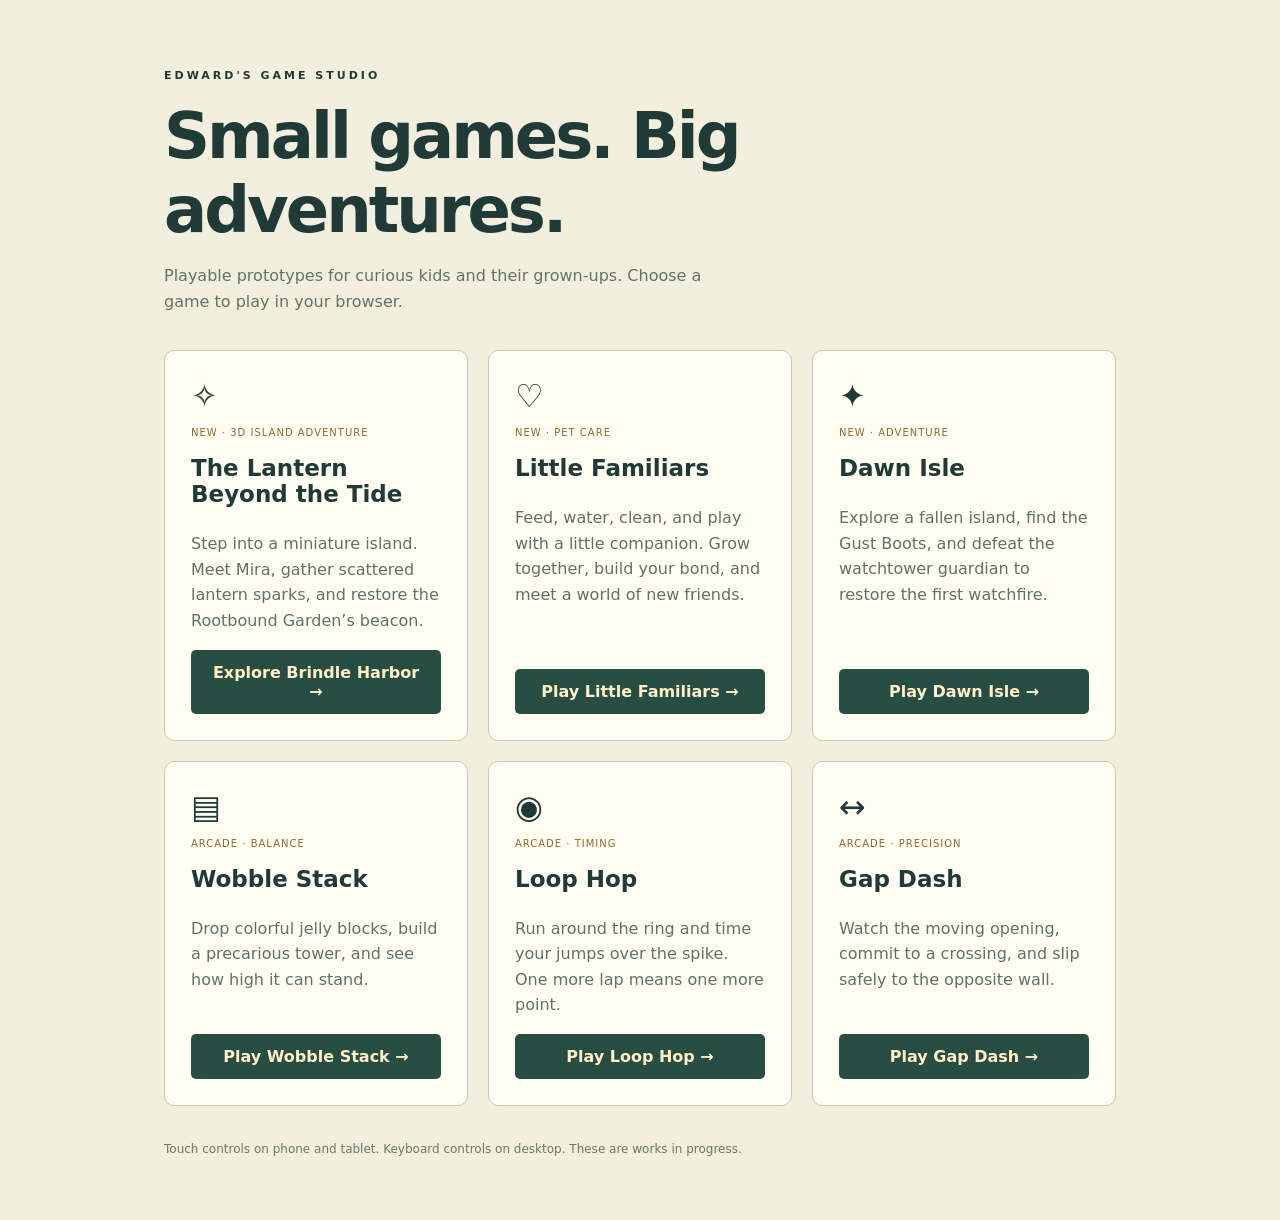
<file: index.html>
<!doctype html><html lang="en"><head><meta charset="utf-8"><meta name="viewport" content="width=device-width,initial-scale=1"><meta name="theme-color" content="#1d3432"><title>Edward's Game Studio</title><link rel="icon" href="data:,"><style>
*{box-sizing:border-box}body{margin:0;background:#f2efdf;color:#203b37;font-family:system-ui,-apple-system,sans-serif}main{max-width:1000px;margin:auto;padding:64px 24px}small{letter-spacing:3px;font-size:11px;font-weight:700}h1{font-size:clamp(35px,7vw,64px);letter-spacing:-3px;margin:16px 0}header p{max-width:540px;color:#62736a;line-height:1.6}.games{display:grid;grid-template-columns:repeat(auto-fit,minmax(260px,1fr));gap:20px;margin-top:36px}article{border:1px solid #c8cbbb;padding:26px;background:#fffdf2;border-radius:10px;display:flex;flex-direction:column}.icon{font-size:32px}h2{font-size:23px;margin:17px 0 8px}article p{color:#607267;line-height:1.6;flex:1}article a{display:block;background:#284d43;color:#fff0c7;text-align:center;text-decoration:none;padding:13px;border-radius:5px;font-weight:650}article a:hover{background:#3f6956}article a:focus-visible{outline:3px solid #c58042;outline-offset:4px}.badge{font-size:10px;letter-spacing:1px;color:#97662d;margin-top:12px}footer{margin-top:36px;font-size:12px;color:#6b786a}
</style></head><body><main><header><small>EDWARD'S GAME STUDIO</small><h1>Small games. Big adventures.</h1><p>Playable prototypes for curious kids and their grown-ups. Choose a game to play in your browser.</p></header><section class="games" aria-label="Game prototypes">
<article><div class="icon" aria-hidden="true">✧</div><span class="badge">NEW · 3D ISLAND ADVENTURE</span><h2>The Lantern Beyond the Tide</h2><p>Step into a miniature island. Meet Mira, gather scattered lantern sparks, and restore the Rootbound Garden’s beacon.</p><a href="./lantern-tide/index.html">Explore Brindle Harbor →</a></article>
<article><div class="icon" aria-hidden="true">♡</div><span class="badge">NEW · PET CARE</span><h2>Little Familiars</h2><p>Feed, water, clean, and play with a little companion. Grow together, build your bond, and meet a world of new friends.</p><a href="./little-familiars/index.html">Play Little Familiars →</a></article>
<article><div class="icon" aria-hidden="true">✦</div><span class="badge">NEW · ADVENTURE</span><h2>Dawn Isle</h2><p>Explore a fallen island, find the Gust Boots, and defeat the watchtower guardian to restore the first watchfire.</p><a href="./dawn-isle/index.html">Play Dawn Isle →</a></article>
<article><div class="icon" aria-hidden="true">▤</div><span class="badge">ARCADE · BALANCE</span><h2>Wobble Stack</h2><p>Drop colorful jelly blocks, build a precarious tower, and see how high it can stand.</p><a href="./wobble-stack/index.html">Play Wobble Stack →</a></article>
<article><div class="icon" aria-hidden="true">◉</div><span class="badge">ARCADE · TIMING</span><h2>Loop Hop</h2><p>Run around the ring and time your jumps over the spike. One more lap means one more point.</p><a href="./loop-hop/index.html">Play Loop Hop →</a></article>
<article><div class="icon" aria-hidden="true">↔</div><span class="badge">ARCADE · PRECISION</span><h2>Gap Dash</h2><p>Watch the moving opening, commit to a crossing, and slip safely to the opposite wall.</p><a href="./gap-dash/index.html">Play Gap Dash →</a></article>
</section><footer>Touch controls on phone and tablet. Keyboard controls on desktop. These are works in progress.</footer></main></body></html>
</file>
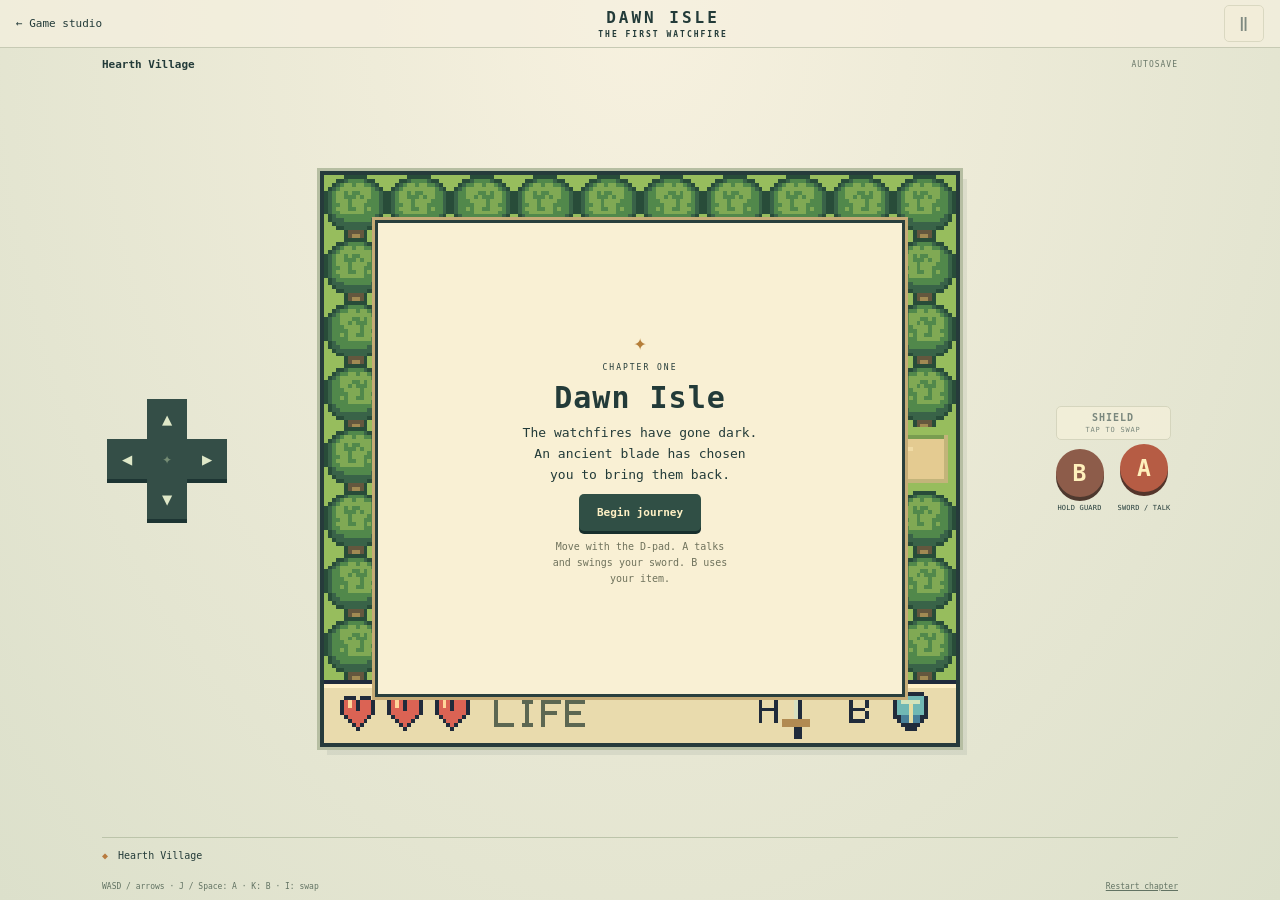
<file: dawn-isle/index.html>
<!doctype html>
<html lang="en">
<head>
 <meta charset="utf-8"><meta name="viewport" content="width=device-width,initial-scale=1,viewport-fit=cover">
 <meta name="theme-color" content="#233b39"><title>Dawn Isle — The First Watchfire</title>
 <link rel="icon" href="data:,">
 <link rel="stylesheet" href="./style.css"><script type="module" src="./main.mjs"></script>
</head>
<body>
 <header><a href="../index.html" class="back">← Game studio</a><span class="brand">DAWN ISLE <small>THE FIRST WATCHFIRE</small></span><button id="pause" aria-label="Pause game">Ⅱ</button></header>
 <main>
  <div class="location"><span id="room">Hearth Village</span><span id="save-status">AUTOSAVE</span></div>
  <div class="play-layout">
   <div class="screen-stage"><div id="screen">
    <canvas id="game" width="160" height="144" aria-label="Dawn Isle top-down adventure game"></canvas>
    <div id="dialogue" hidden><p id="dialogue-text"></p><button id="next" aria-label="Advance dialogue">A ›</button></div>
    <section id="modal" aria-label="Game menu">
     <div class="emblem" aria-hidden="true">✦</div><span id="modal-kicker">CHAPTER ONE</span>
     <h1 id="modal-title">Dawn Isle</h1><p id="modal-text">The watchfires have gone dark. An ancient blade has chosen you to bring them back.</p>
     <button id="primary" class="primary">Begin journey</button><button id="secondary" hidden>Cancel</button>
     <p id="modal-help">Move with the D-pad. A talks and swings your sword. B uses your item.</p>
    </section>
   </div></div>
   <div id="dpad" aria-label="Movement controls">
    <button data-control="up" class="up" aria-label="Move up">▲</button><button data-control="left" class="left" aria-label="Move left">◀</button>
    <span class="dpad-center" aria-hidden="true">✦</span><button data-control="right" class="right" aria-label="Move right">▶</button><button data-control="down" class="down" aria-label="Move down">▼</button>
   </div>
   <div id="actions"><button id="equip" aria-label="Swap equipped item" disabled><span id="item-name">SHIELD</span><small>TAP TO SWAP</small></button>
    <div class="action-pair"><label><button data-control="item" class="action b" aria-label="Use equipped item">B</button><span id="item-action">HOLD GUARD</span></label><label><button data-control="action" class="action a" aria-label="Sword or interact">A</button><span>SWORD / TALK</span></label></div>
   </div>
  </div>
  <div class="quest"><span aria-hidden="true">◆</span><p id="objective">Speak to the keeper by the shrine</p></div>
  <footer><span id="hint">WASD / arrows · J / Space: A · K: B · I: swap</span><button id="restart">Restart chapter</button></footer>
 </main>
</body></html>
</file>
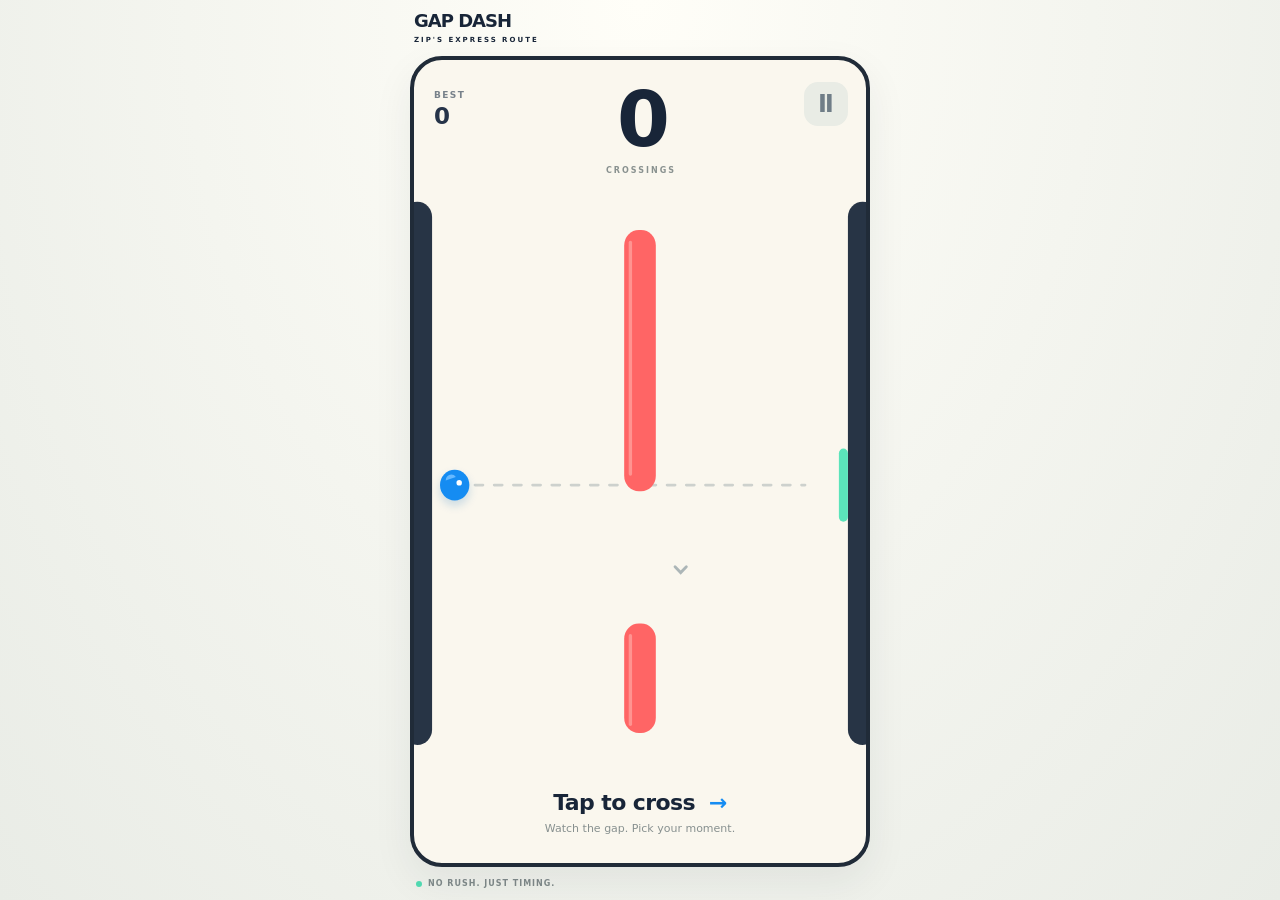
<file: gap-dash/index.html>
<!doctype html>
<html lang="en">
<head>
<meta charset="utf-8">
<meta name="viewport" content="width=device-width,initial-scale=1,viewport-fit=cover">
<meta name="theme-color" content="#faf7ee">
<title>Gap Dash • Zip's crossing record</title>
<link rel="stylesheet" href="style.css">
</head>
<body>
<main>
<header><a class="brand" href="./" aria-label="Gap Dash home">GAP DASH<span>ZIP'S EXPRESS ROUTE</span></a><span class="badge">ONE TAP. ALL TIMING.</span></header>
<section class="game" aria-label="Gap Dash game">
<canvas id="canvas" width="400" height="680" aria-label="Zip waits on a wall. Tap or press Space to cross the moving gate."></canvas>
<div class="hud"><div class="best">BEST <span id="best">0</span></div><div class="score"><span id="score">0</span><small>CROSSINGS</small></div><button id="pause" aria-label="Pause game" title="Pause (P)">Ⅱ</button></div>
<div id="overlay" class="overlay" hidden><div class="card"><span id="eyebrow">ROUTE PAUSED</span><h1 id="title">Take a breather.</h1><p id="message">Zip will wait right here.</p><button id="action">Resume route <span>→</span></button></div></div>
<div class="hint" id="hint"><strong>Tap to cross <span>→</span></strong><span>Watch the gap. Pick your moment.</span></div>
</section>
<footer><span class="status"><i></i> NO RUSH. JUST TIMING.</span><span>Tap / click / Space</span></footer>
</main>
<p id="announcement" class="sr-only" role="status" aria-live="polite"></p>
<script type="module" src="game.js"></script>
</body>
</html>
</file>
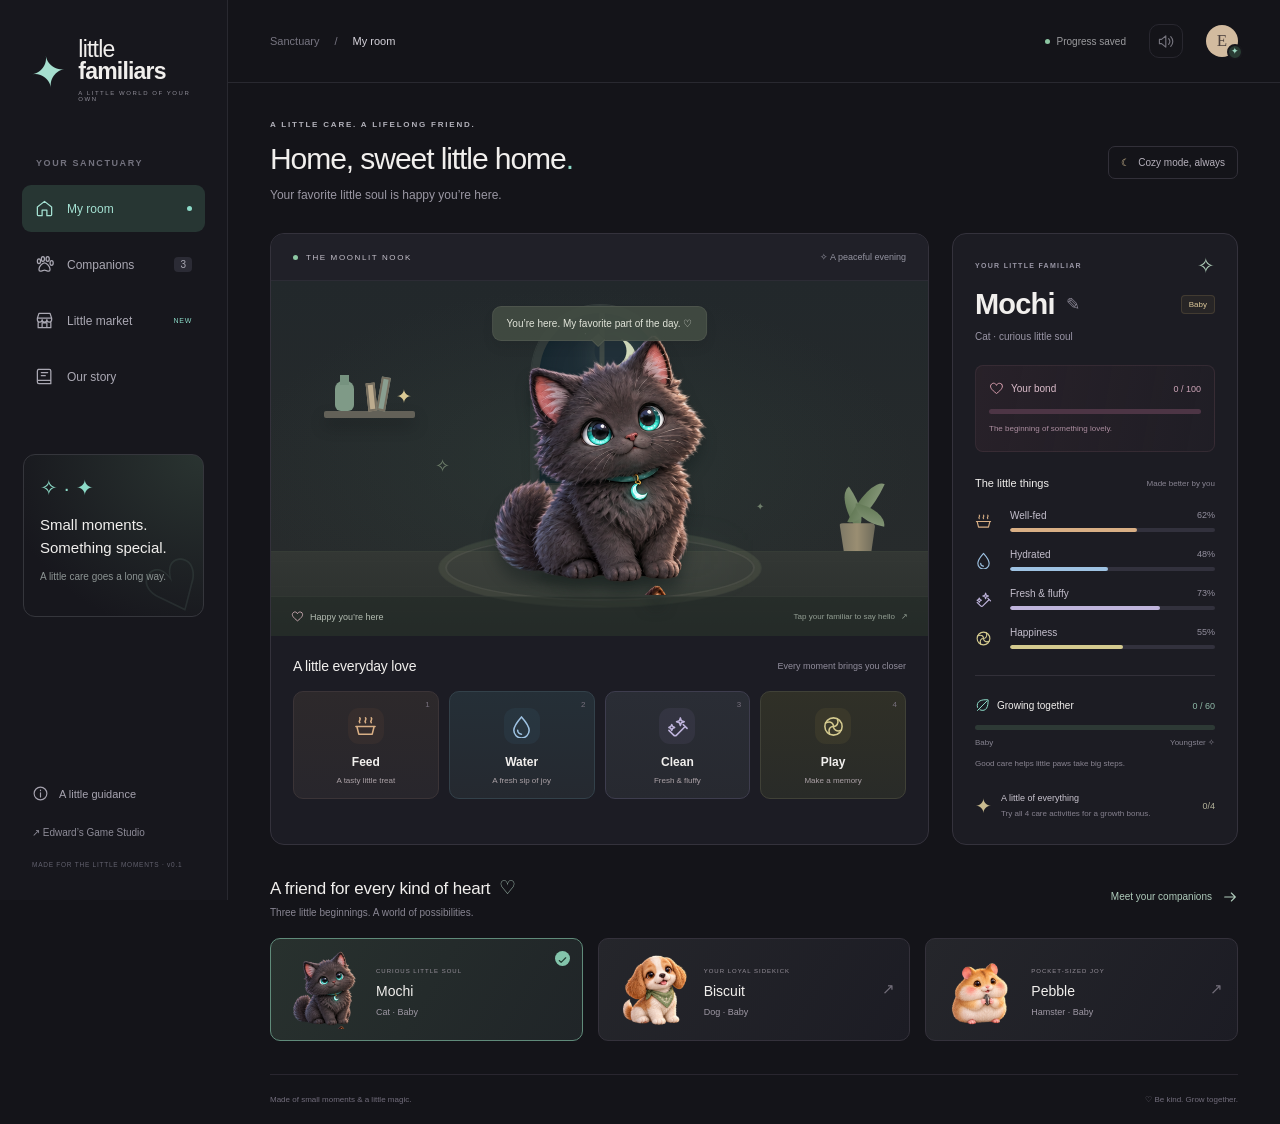
<file: little-familiars/index.html>
<!doctype html>
<html lang="en">
<head><meta charset="utf-8"><meta name="viewport" content="width=device-width,initial-scale=1"><meta name="theme-color" content="#141419"><title>Little Familiars · A little care, a lifelong friend</title><link rel="icon" href="data:image/svg+xml,%3Csvg xmlns='http://www.w3.org/2000/svg' viewBox='0 0 40 40'%3E%3Crect width='40' height='40' rx='12' fill='%2381d5c5'/%3E%3Ctext x='7' y='29' font-size='29'%3E✦%3C/text%3E%3C/svg%3E"><link rel="stylesheet" href="./style.css"></head>
<body>
<svg class="icon-defs" xmlns="http://www.w3.org/2000/svg" aria-hidden="true"><defs>
<symbol id="i-home" viewBox="0 0 24 24"><path d="m3 10 9-7 9 7v10a1 1 0 0 1-1 1h-5v-7H9v7H4a1 1 0 0 1-1-1Z"/></symbol>
<symbol id="i-paw" viewBox="0 0 24 24"><ellipse cx="5" cy="8" rx="2" ry="3"/><ellipse cx="10" cy="5" rx="2" ry="3"/><ellipse cx="16" cy="5" rx="2" ry="3"/><ellipse cx="21" cy="10" rx="2" ry="3"/><path d="M5 18c0-3 4-8 7-8s7 5 7 8c0 5-5 1-7 1s-7 4-7-1Z"/></symbol>
<symbol id="i-shop" viewBox="0 0 24 24"><path d="M3 9h18l-2-6H5L3 9Zm0 0v2a3 3 0 0 0 6 0 3 3 0 0 0 6 0 3 3 0 0 0 6 0V9M4 14v7h16v-7M9 21v-6h6v6"/></symbol>
<symbol id="i-book" viewBox="0 0 24 24"><path d="M4 3h14a2 2 0 0 1 2 2v16H5a2 2 0 0 1-2-2V5a2 2 0 0 1 2-2Zm0 14h16M8 7h8M8 11h5"/></symbol>
<symbol id="i-heart" viewBox="0 0 24 24"><path d="M20 5c-3-3-7-1-8 2-1-3-5-5-8-2-4 4 0 9 8 15 8-6 12-11 8-15Z"/></symbol>
<symbol id="i-food" viewBox="0 0 24 24"><path d="M3 12h18l-2 8H5l-2-8Zm-1 0h20M6 8c-2-2 2-3 0-5m6 5c-2-2 2-3 0-5m6 5c-2-2 2-3 0-5"/></symbol>
<symbol id="i-water" viewBox="0 0 24 24"><path d="M12 2S4 11 4 16a8 8 0 0 0 16 0c0-5-8-14-8-14Z"/><path d="M8 16a4 4 0 0 0 4 4"/></symbol>
<symbol id="i-clean" viewBox="0 0 24 24"><path d="m15 3 1 3 3 1-3 1-1 3-1-3-3-1 3-1 1-3ZM6 10l1 2 2 1-2 1-1 2-1-2-2-1 2-1 1-2Z"/><path d="m20 12-9 9a2 2 0 0 1-3 0l-5-5m15-6 4 4"/></symbol>
<symbol id="i-play" viewBox="0 0 24 24"><circle cx="12" cy="12" r="9"/><path d="M4 8c6-2 8 1 8 4s3 6 8 4M8 20c-2-6 1-8 4-8s6-3 4-8"/></symbol>
<symbol id="i-star" viewBox="0 0 24 24"><path d="m12 3 3 6 7 1-5 5 1 7-6-4-6 4 1-7-5-5 7-1 3-6Z"/></symbol>
<symbol id="i-arrow" viewBox="0 0 24 24"><path d="M4 12h16m-6-6 6 6-6 6"/></symbol>
<symbol id="i-sound" viewBox="0 0 24 24"><path d="m11 4-6 5H2v6h3l6 5V4Zm4 4a6 6 0 0 1 0 8m3-11a10 10 0 0 1 0 14"/></symbol>
<symbol id="i-info" viewBox="0 0 24 24"><circle cx="12" cy="12" r="9"/><path d="M12 11v6m0-10v1"/></symbol>
<symbol id="i-check" viewBox="0 0 24 24"><path d="m5 12 4 4L19 6"/></symbol>
<symbol id="i-leaf" viewBox="0 0 24 24"><path d="M4 20 19 5M4 15C1 4 12 2 21 3c0 10-2 20-13 16"/></symbol>
</defs></svg>
<div class="app-shell">
<aside class="sidebar">
<a class="brand" href="./index.html" aria-label="Little Familiars home"><span class="brand-mark">✦</span><span>little<br><b>familiars</b><em>A LITTLE WORLD OF YOUR OWN</em></span></a>
<div class="nav-label">YOUR SANCTUARY</div>
<nav aria-label="Main navigation">
<button class="nav-item active" data-view="room"><svg><use href="#i-home"/></svg><span>My room</span><span class="nav-dot"></span></button>
<button class="nav-item" data-view="companions"><svg><use href="#i-paw"/></svg><span>Companions</span><small id="owned-count">3</small></button>
<button class="nav-item" data-view="shop"><svg><use href="#i-shop"/></svg><span>Little market</span><span class="new-label">NEW</span></button>
<button class="nav-item" id="journal-button"><svg><use href="#i-book"/></svg><span>Our story</span></button>
</nav>
<div class="sidebar-note"><span class="note-stars">✧ · ✦</span><h3>Small moments.<br>Something special.</h3><p>A little care goes a long way.</p><span class="hand-drawn-heart">♡</span></div>
<div class="sidebar-bottom"><button id="help-button"><svg><use href="#i-info"/></svg> A little guidance</button><a href="../index.html">↗ Edward’s Game Studio</a><span class="version">MADE FOR THE LITTLE MOMENTS · v0.1</span></div>
</aside>
<div class="main-shell">
<header class="topbar"><div class="breadcrumb"><span>Sanctuary</span><span>/</span><strong id="breadcrumb-current">My room</strong></div><div class="topbar-right"><span id="save-status" class="save-status"><i></i> Progress saved</span><button id="sound-button" class="icon-button" aria-label="Turn sound on" aria-pressed="false"><svg><use href="#i-sound"/></svg></button><span class="profile" title="Your little sanctuary">E<span>✦</span></span></div></header>
<main>
<section id="room-view" class="view">
<div class="page-heading"><div><div class="eyebrow">A LITTLE CARE. A LIFELONG FRIEND.</div><h1>Home, sweet little home<span>.</span></h1><p>Your favorite little soul is happy you’re here.</p></div><span class="date-chip"><span>☾</span> Cozy mode, always</span></div>
<div class="room-layout">
<div class="room-card">
<div class="room-top"><span class="room-name"><i></i> THE MOONLIT NOOK</span><span class="room-weather">✧ A peaceful evening</span></div>
<div id="pet-room" class="pet-room">
<div class="wall-arch"><div class="moon"></div><span class="star s1">✦</span><span class="star s2">·</span><span class="star s3">✧</span><div class="window-cross"></div><div class="window-sill"></div></div>
<div class="shelf"><span class="vase"></span><span class="book b1"></span><span class="book b2"></span><span class="shelf-star">✦</span></div>
<div class="room-plant"><span></span><span></span><span></span><div></div></div><div class="floor"></div><div class="rug"></div><div class="floor-glow"></div>
<div class="speech-bubble" id="pet-speech">You’re here. My favorite part of the day. ♡</div>
<button id="pet-button" class="pet-button" aria-label="Pet Mochi"><span class="pet-shadow"></span><span id="hero-pet" class="pet-art kind-1"></span></button>
<span class="floating-spark spark-one">✧</span><span class="floating-spark spark-two">✦</span>
<div class="room-bottom"><span><svg><use href="#i-heart"/></svg> <span id="room-mood">Feeling loved</span></span><span>Tap your familiar to say hello <span>↗</span></span></div>
<div id="play-overlay" class="play-overlay" hidden><div class="play-instruction">Catch a little starlight <span id="play-score">0 / 5</span><button id="cancel-play" aria-label="Stop playing">×</button></div><button id="catch-star" aria-label="Catch the star">✦</button><span class="play-hint">Tap the glowing star · or focus it and press Enter</span></div>
<div id="care-particles" class="care-particles" aria-hidden="true"></div>
</div>
<div class="care-area"><div class="section-heading"><h2>A little everyday love</h2><span>Every moment brings you closer</span></div><div class="care-grid">
<button class="care-button food" data-action="food"><span class="care-icon"><svg><use href="#i-food"/></svg></span><b>Feed</b><span>A tasty little treat</span><small>1</small></button>
<button class="care-button water" data-action="water"><span class="care-icon"><svg><use href="#i-water"/></svg></span><b>Water</b><span>A fresh sip of joy</span><small>2</small></button>
<button class="care-button clean" data-action="clean"><span class="care-icon"><svg><use href="#i-clean"/></svg></span><b>Clean</b><span>Fresh & fluffy</span><small>3</small></button>
<button class="care-button play" data-action="play"><span class="care-icon"><svg><use href="#i-play"/></svg></span><b>Play</b><span>Make a memory</span><small>4</small></button>
</div></div>
</div>
<aside class="pet-panel"><div class="pet-panel-heading"><span class="eyebrow">YOUR LITTLE FAMILIAR</span><span class="tiny-spark">✧</span></div><div class="pet-title"><h2 id="pet-name">Mochi</h2><button id="rename-button" class="rename-button" aria-label="Rename your pet">✎</button><span id="stage-badge" class="stage-badge">Baby</span></div><p id="pet-description" class="pet-subtitle">Cat · A curious little soul</p>
<div class="bond-card"><div><svg><use href="#i-heart"/></svg><span>Your bond</span><b id="bond-value">0 / 100</b></div><div class="meter"><span id="bond-bar"></span></div><p id="bond-caption">The beginning of something lovely.</p></div>
<div class="needs-heading"><h3>The little things</h3><span id="needs-note">Made better by you</span></div>
<div id="needs-list" class="needs-list"></div>
<div class="growth-block"><div class="growth-label"><span><svg><use href="#i-leaf"/></svg> Growing together</span><b id="growth-value">0 / 60</b></div><div class="meter"><span id="growth-bar"></span></div><div class="growth-stages"><span id="growth-from">Baby</span><span id="growth-to">Youngster ✧</span></div><p id="growth-tip">Good care helps little paws take big steps.</p></div>
<div class="balanced-care"><span>✦</span><p><b>A little of everything</b><span id="round-text">Try all 4 care activities for a growth bonus.</span></p><span id="round-count">0/4</span></div>
</aside>
</div>
<section class="friends-section"><div class="section-heading"><div><h2>A friend for every kind of heart <span>♡</span></h2><p>Three little beginnings. A world of possibilities.</p></div><button class="text-button" data-view="companions">Meet your companions <svg><use href="#i-arrow"/></svg></button></div><div id="starter-cards" class="starter-cards"></div></section>
</section>
<section id="companions-view" class="view" hidden><div class="page-heading"><div><div class="eyebrow">LITTLE PAWS. BIG PERSONALITIES.</div><h1>Your circle of little souls<span>.</span></h1><p>Every companion has a story. Help theirs grow.</p></div><button class="primary-button" data-view="shop">Visit the little market <span>↗</span></button></div><div class="collection-note"><svg><use href="#i-heart"/></svg> All three starter companions are yours. Each one keeps their own growth, care, and bond.</div><div id="collection-grid" class="pet-grid"></div></section>
<section id="shop-view" class="view" hidden><div class="page-heading"><div><div class="eyebrow">A LITTLE SOMETHING SPECIAL</div><h1>The little market<span>.</span></h1><p>Make room for a little more magic.</p></div><span class="demo-pill">✧ Prototype shop</span></div><div class="shop-notice"><svg><use href="#i-info"/></svg><p><b>Just a little make-believe.</b> Purchases in this prototype are simulated. No money is charged. Unlocks stay in this browser.</p></div><div class="shop-banner"><div><span class="eyebrow">NEW FRIENDS, SAME BIG HEART</span><h2>Some bonds are<br>a little more magical.</h2><p>Meet the newest souls in our little world.</p></div><div class="banner-art pet-art kind-5"></div><span class="banner-spark">✧</span></div><div class="shop-filter"><button class="filter active" data-filter="all">All familiars</button><button class="filter" data-filter="special">Magical friends</button><button class="filter" data-filter="variation">Coat variations</button></div><div id="shop-grid" class="pet-grid"></div></section>
<footer class="main-footer"><span>Made of small moments & a little magic.</span><span>♡ Be kind. Grow together.</span></footer>
</main></div></div>
<div id="toast" role="status" class="toast" hidden></div>
<dialog id="modal"><button class="dialog-close" aria-label="Close dialog">×</button><div id="modal-content"></div></dialog>
<script type="module" src="./app.mjs"></script>
</body></html>
</file>
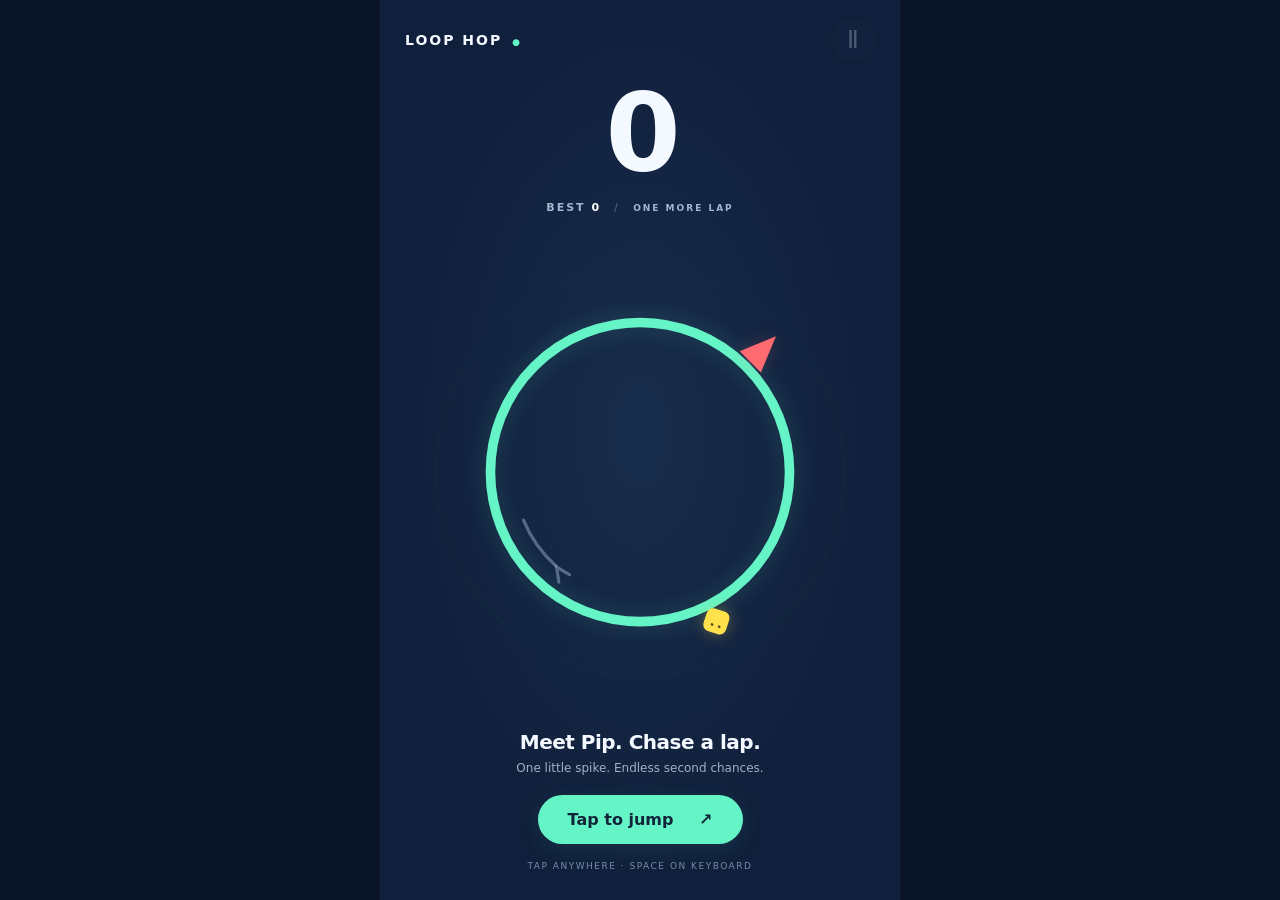
<file: loop-hop/index.html>
<!doctype html>
<html lang="en">
<head>
<meta charset="utf-8">
<meta name="viewport" content="width=device-width,initial-scale=1,viewport-fit=cover">
<meta name="theme-color" content="#101f3b">
<title>Loop Hop · One more lap</title>
<link rel="stylesheet" href="style.css">
</head>
<body>
<main class="game" aria-label="Loop Hop arcade game">
  <header><span class="wordmark">LOOP HOP<span class="dot">●</span></span><button id="pause" aria-label="Pause game" disabled>Ⅱ</button></header>
  <section class="scoreboard" aria-label="Score"><div id="score">0</div><div class="record">BEST <span id="best">0</span><span class="separator">/</span><span id="lap-label">ONE MORE LAP</span></div></section>
  <div class="arena"><canvas id="canvas" tabindex="0" aria-label="Pip runs clockwise around a ring. Tap or press Space to jump over the coral spike."></canvas></div>
  <footer><div id="message" role="status" aria-live="polite"><h1>Meet Pip. Chase a lap.</h1><p>One little spike. Endless second chances.</p></div><button id="action">Tap to jump <span>↗</span></button><p id="hint">TAP ANYWHERE · SPACE ON KEYBOARD</p></footer>
</main>
<script type="module" src="game.mjs"></script>
</body>
</html>
</file>
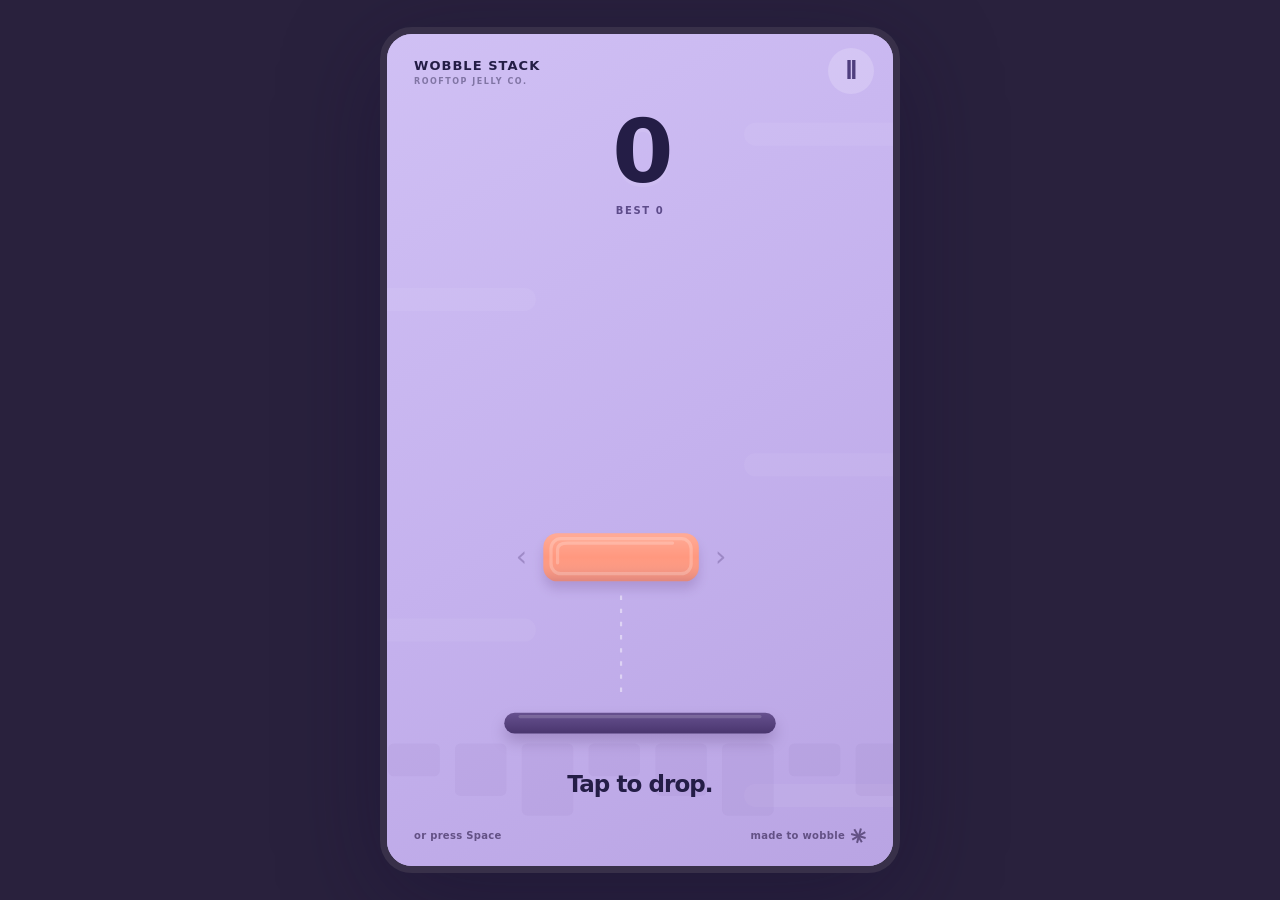
<file: wobble-stack/index.html>
<!doctype html>
<html lang="en">
<head>
  <meta charset="utf-8">
  <meta name="viewport" content="width=device-width,initial-scale=1,viewport-fit=cover">
  <meta name="theme-color" content="#c8b8f1">
  <title>Wobble Stack · Rooftop Jelly Co.</title>
  <link rel="icon" href="data:image/svg+xml,%3Csvg xmlns='http://www.w3.org/2000/svg' viewBox='0 0 64 64'%3E%3Crect x='6' y='18' width='52' height='30' rx='12' fill='%234bf3bb'/%3E%3C/svg%3E">
  <link rel="stylesheet" href="style.css">
</head>
<body>
  <main class="game" aria-label="Wobble Stack game">
    <canvas id="canvas" aria-label="A jelly block slides above the rooftop. Tap to drop it onto the tower."></canvas>
    <header class="hud">
      <div class="brand">WOBBLE STACK<span>ROOFTOP JELLY CO.</span></div>
      <button id="pause" class="icon-button" aria-label="Pause game" title="Pause (P)">Ⅱ</button>
      <div class="score-wrap"><output id="score" aria-label="Current score">0</output><span id="best">BEST 0</span></div>
    </header>
    <div id="message" class="message" aria-live="polite">Tap to drop.</div>
    <footer><span id="hint">or press Space</span><span class="factory">made to wobble<span class="spark" aria-hidden="true"></span></span></footer>
    <section id="overlay" class="overlay" hidden aria-label="Game status">
      <div class="card">
        <span id="eyebrow" class="eyebrow">SHIFT REPORT</span>
        <h1 id="title">Jelly down!</h1>
        <p id="description">One more for the rooftop?</p>
        <div id="result" class="result"></div>
        <button id="action" class="action">Stack again <span>↗</span></button>
        <p id="actionHint" class="action-hint">Tap anywhere or press Space</p>
      </div>
    </section>
  </main>
  <script type="module" src="game.mjs"></script>
</body>
</html>
</file>
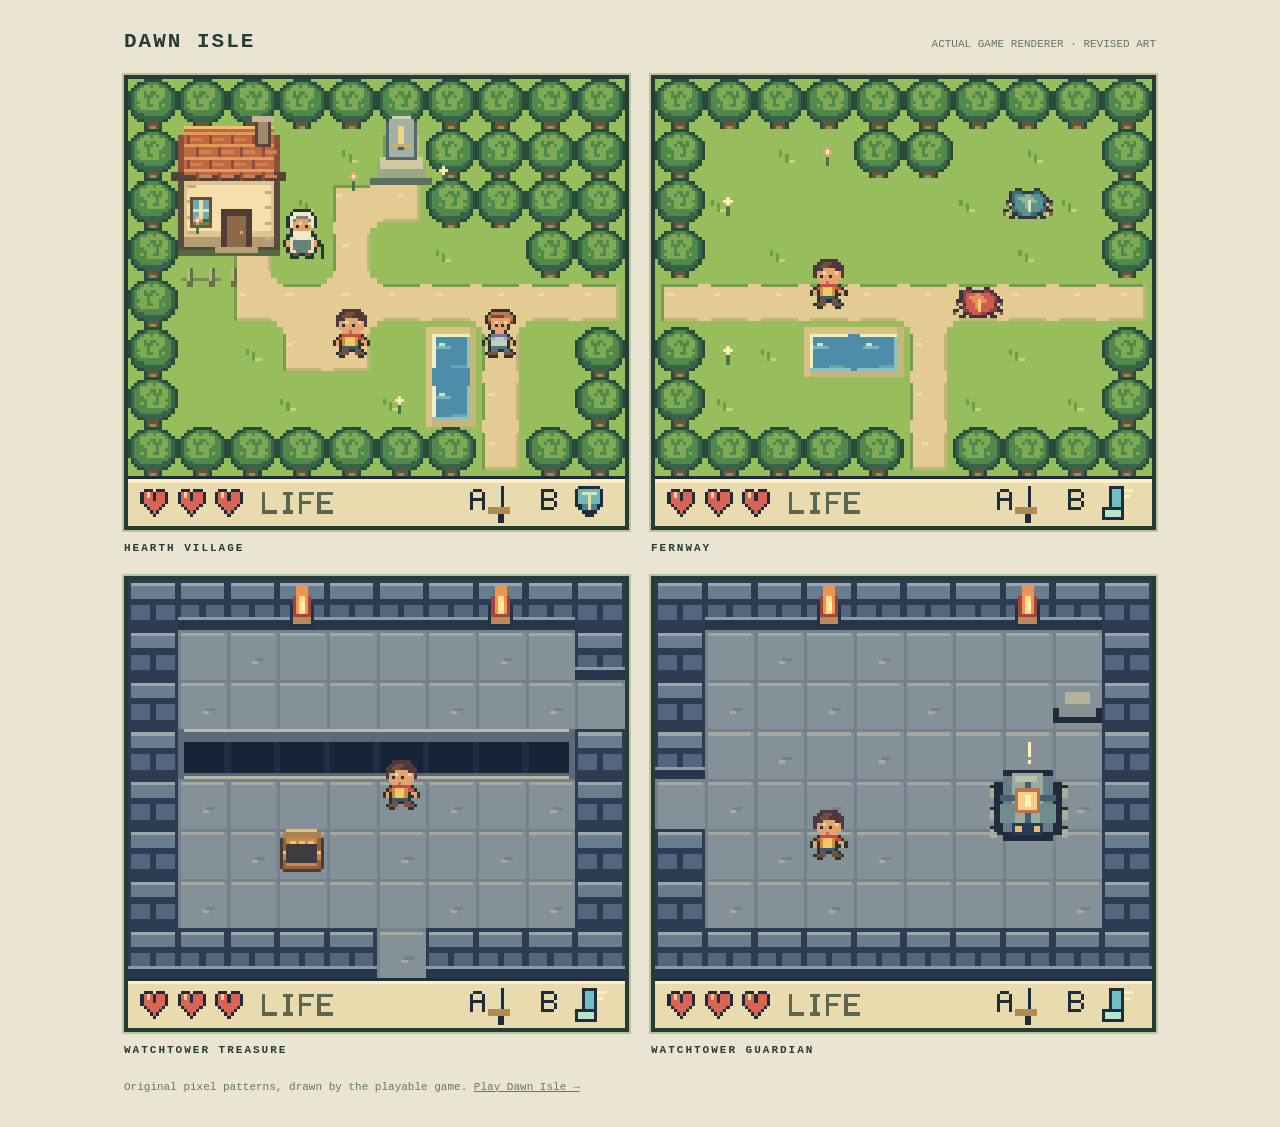
<file: dawn-isle/tests/art-review.html>
<!doctype html><html lang="en"><head><meta charset="utf-8"><meta name="viewport" content="width=device-width,initial-scale=1"><title>Dawn Isle — rendered art review</title><link rel="icon" href="data:,"><style>
*{box-sizing:border-box}body{margin:0;background:#e9e5d2;color:#263d36;font:14px ui-monospace,monospace}main{max-width:1096px;margin:auto;padding:30px 32px}header{display:flex;align-items:baseline;justify-content:space-between;gap:20px;margin-bottom:22px}h1{font-size:21px;margin:0;letter-spacing:2px}header p{font-size:11px;margin:0;color:#657664}.grid{display:grid;grid-template-columns:1fr 1fr;gap:22px}figure{margin:0}canvas{display:block;width:100%;height:auto;image-rendering:pixelated;border:4px solid #263d36;box-shadow:0 0 0 2px #bcc3a2}figcaption{font-size:11px;font-weight:bold;letter-spacing:2px;margin-top:12px}footer{font-size:11px;margin-top:25px;color:#657664}a{color:inherit}@media(max-width:600px){.grid{grid-template-columns:1fr}main{padding:20px}header{display:block}header p{margin-top:10px}}
</style></head><body><main><header><h1>DAWN ISLE</h1><p>ACTUAL GAME RENDERER · REVISED ART</p></header><section class="grid">
<figure><canvas width="160" height="144" data-room="village"></canvas><figcaption>HEARTH VILLAGE</figcaption></figure>
<figure><canvas width="160" height="144" data-room="greenway"></canvas><figcaption>FERNWAY</figcaption></figure>
<figure><canvas width="160" height="144" data-room="treasure"></canvas><figcaption>WATCHTOWER TREASURE</figcaption></figure>
<figure><canvas width="160" height="144" data-room="boss"></canvas><figcaption>WATCHTOWER GUARDIAN</figcaption></figure>
</section><footer>Original pixel patterns, drawn by the playable game. <a href="../index.html">Play Dawn Isle →</a></footer></main>
<script type="module">
import {makeGame,enterRoom} from '../engine.mjs';import {render} from '../render.mjs';
for(const canvas of document.querySelectorAll('canvas')){const g=makeGame();g.flags.blade=true;g.flags.trial=true;g.flags.boots=true;g.equipped='boots';enterRoom(g,canvas.dataset.room);g.player.face='down';g.time=2;
 if(g.room==='village'){g.player.x=72;g.player.y=88;g.equipped='shield';}
 if(g.room==='greenway'){g.player.x=56;g.player.y=72;}
 if(g.room==='treasure'){g.player.x=88;g.player.y=72;}
 if(g.room==='boss'){g.player.x=56;g.player.y=88;g.enemies.boss[0].phase='stunned';}
 render(canvas.getContext('2d'),g);
}
</script></body></html>
</file>
<file: dawn-isle/style.css>
:root{color-scheme:light;--ink:#233b39;--paper:#f4edd9;--line:#c8c8ad;--gold:#e1b66d;font-family:ui-monospace,SFMono-Regular,Consolas,monospace;color:var(--ink);background:#e4e5d2}
*{box-sizing:border-box}body{margin:0;height:100dvh;min-height:320px;display:flex;flex-direction:column;overflow:hidden;background:radial-gradient(ellipse at top,#f7f1df,#dce0cb)}button,a{-webkit-tap-highlight-color:transparent}button{font:inherit;color:inherit;cursor:pointer;border:1px solid var(--line);background:var(--paper);border-radius:5px;touch-action:none;-webkit-user-select:none;user-select:none}button:focus-visible,a:focus-visible{outline:3px solid #bd713e;outline-offset:3px}button:disabled{cursor:default;opacity:.55}[hidden]{display:none!important}header{height:57px;flex:none;display:flex;align-items:center;justify-content:space-between;gap:10px;padding:8px max(16px,env(safe-area-inset-right)) 8px max(16px,env(safe-area-inset-left));border-bottom:1px solid #c7cab4;background:#f5f0dfb8}a{color:inherit;text-decoration:none}.back{font-size:11px}.brand{font-size:16px;letter-spacing:3px;font-weight:800;text-align:center}.brand small{display:block;font-size:8px;letter-spacing:2px;margin-top:3px}#pause{width:40px;height:37px;font-size:19px}main{width:min(100%,1100px);margin:0 auto;min-height:0;flex:1;display:flex;flex-direction:column;padding:0 max(12px,env(safe-area-inset-right)) env(safe-area-inset-bottom) max(12px,env(safe-area-inset-left))}.location{display:flex;align-items:center;justify-content:space-between;gap:8px;flex:none;height:37px;font-size:11px}.location #room{font-weight:700}#save-status{font-size:8px;letter-spacing:1px;color:#6b796a}.play-layout{min-height:0;flex:1;display:grid;grid-template-columns:1fr 1fr;grid-template-rows:minmax(0,1fr) 128px;gap:4px 12px}.screen-stage{grid-column:1/3;grid-row:1;display:flex;align-items:center;justify-content:center;min-height:0;min-width:0}#screen{position:relative;flex:none;width:min(100%,640px,calc((100dvh - 280px)*10/9));aspect-ratio:10/9;border:4px solid #263b3b;background:#1f2c3e;box-shadow:0 0 0 3px #b6bea2,7px 8px 0 #233b3914;overflow:hidden}canvas{width:100%;height:100%;display:block;image-rendering:pixelated;image-rendering:crisp-edges;touch-action:none}#dpad{grid-column:1;grid-row:2;align-self:center;justify-self:start;display:grid;grid-template:repeat(3,40px)/repeat(3,40px);touch-action:none}#dpad button{border:0;border-radius:0;background:#344e47;color:#dfe8c8;font-size:17px;box-shadow:0 4px 0 #1d3533}.up{grid-area:1/2}.left{grid-area:2/1}.right{grid-area:2/3}.down{grid-area:3/2}.dpad-center{grid-area:2/2;background:#344e47;color:#758c74;display:grid;place-items:center}button.pressed,#dpad button.pressed{transform:translateY(2px);filter:brightness(1.25);box-shadow:0 1px 0 #1d3533}#actions{grid-column:2;grid-row:2;justify-self:end;align-self:center;display:flex;flex-direction:column;gap:9px;align-items:center}#equip{min-width:115px;min-height:33px;padding:5px 12px;background:#faf4dd;font-size:10px;font-weight:700;letter-spacing:1px}#equip small{display:block;font-size:7px;letter-spacing:.8px;margin-top:3px;font-weight:400}.action-pair{display:flex;gap:14px;align-items:center}.action-pair label{display:flex;flex-direction:column;align-items:center;gap:7px}.action-pair label span{font-size:7px;letter-spacing:.2px;white-space:nowrap}.action{height:48px;width:48px;border-radius:50%;border:0;box-shadow:0 4px 0 #54352b;font-size:23px;font-weight:700;color:#fff0bc;background:#b65c44}.action.b{background:#8d5c4a;box-shadow:0 4px 0 #4e392f}.action.a{transform:translateY(-5px)}.action.a.pressed{transform:translateY(-3px)}.quest{display:flex;gap:10px;align-items:center;min-height:35px;flex:none;border-top:1px solid #bcc4aa;font-size:10px;line-height:1.5}.quest>span{color:#b87b3f}.quest p{margin:5px 0}footer{height:28px;flex:none;display:flex;align-items:center;justify-content:space-between;gap:8px;font-size:8px;color:#627363}footer button{font-size:8px;background:none;border:0;text-decoration:underline;padding:7px 0}#modal{position:absolute;inset:8%;display:flex;flex-direction:column;justify-content:center;align-items:center;text-align:center;padding:14px;background:#f9f0d4;border:3px solid #293f3d;box-shadow:0 0 0 3px #c5ab76;gap:10px;overflow:auto}.emblem{color:#b57e39;font-size:29px}#modal-kicker{font-size:8px;letter-spacing:2px}#modal h1{font-size:clamp(17px,4vw,30px);margin:0;letter-spacing:1px}#modal p{font-size:clamp(9px,1.7vw,13px);line-height:1.6;margin:0;max-width:30ch}#modal #modal-help{font-size:clamp(7px,1.5vw,10px);color:#6f725c}.primary{background:#304f45;color:#fff1c5;padding:12px 18px;border:0;box-shadow:0 3px 0 #182f2d;font-size:11px;font-weight:700}#secondary{padding:7px 12px;font-size:10px}#dialogue{position:absolute;bottom:4px;left:4px;right:4px;background:#fff0cb;border:3px solid #273a3c;box-shadow:0 0 0 1px #c4a67c;padding:10px 30px 10px 10px;min-height:22%;display:flex;align-items:center}#dialogue p{margin:0;font-size:clamp(9px,2.3vw,15px);line-height:1.45}#next{position:absolute;right:4px;bottom:3px;font-size:10px;padding:6px 3px;background:transparent;border:0}
@media(min-aspect-ratio:4/3){header{height:48px}.play-layout{grid-template-columns:130px minmax(0,1fr) 130px;grid-template-rows:minmax(0,1fr);gap:8px}.screen-stage{grid-column:2;grid-row:1}#screen{width:min(100%,640px,calc((100dvh - 155px)*10/9))}#dpad{grid-column:1;grid-row:1;justify-self:center}#actions{grid-column:3;grid-row:1;justify-self:center}.location{height:32px}#dialogue p{font-size:clamp(9px,1.6vw,15px)}#modal{gap:8px}.emblem{font-size:22px}#modal p{font-size:clamp(9px,1.4vw,13px)}#modal #modal-help{font-size:clamp(7px,1.1vw,10px)}}
@media(max-width:360px){.brand{font-size:13px;letter-spacing:2px}.brand small{font-size:6px}.back{font-size:9px}#hint{font-size:7px}.location{font-size:10px}.quest{font-size:9px}#modal{gap:6px;padding:10px}.emblem{font-size:20px}.primary{padding:9px 12px}}
@media(prefers-reduced-motion:reduce){*{scroll-behavior:auto}}
</file>
<file: gap-dash/style.css>
:root{font-family:ui-rounded,"Avenir Next",Avenir,system-ui,sans-serif;color:#182538;background:#eeeee8;font-synthesis:none}*{box-sizing:border-box}html,body{margin:0;width:100%;height:100%;overflow:hidden;overscroll-behavior:none}body{display:grid;place-items:center;padding:12px;padding: max(12px,env(safe-area-inset-top)) max(12px,env(safe-area-inset-right)) max(12px,env(safe-area-inset-bottom)) max(12px,env(safe-area-inset-left));background:radial-gradient(ellipse at top,#fffef8,#e9ece6)}main{height:100%;max-height:920px;width:min(100%,460px);display:flex;flex-direction:column;gap:12px}header{display:flex;align-items:center;justify-content:space-between;padding:0 4px;flex-shrink:0}.brand{color:inherit;text-decoration:none;font-size:23px;font-weight:900;letter-spacing:-1px;line-height:1}.brand span{display:block;font-size:8px;letter-spacing:2px;margin-top:7px;font-weight:700}.badge{font-size:8px;font-weight:800;letter-spacing:1px;border:1px solid #ccd2c9;border-radius:20px;padding:9px}.game{position:relative;min-height:0;flex:1;background:#faf7ee;border:4px solid #202b38;border-radius:32px;overflow:hidden;box-shadow:0 15px 40px #1c2a3812;touch-action:none;user-select:none;-webkit-user-select:none;-webkit-touch-callout:none}canvas{display:block;width:100%;height:100%;touch-action:none}.hud{position:absolute;top:22px;left:20px;right:18px;display:flex;justify-content:space-between;align-items:flex-start;pointer-events:none}.best{font-size:9px;font-weight:800;letter-spacing:1.4px;color:#77818a;margin-top:8px}.best span{display:block;font-size:23px;color:#263449;letter-spacing:0;margin-top:3px}.score{position:absolute;left:50%;transform:translateX(-50%);text-align:center}.score>span{display:block;font-size:76px;line-height:1;font-weight:900;letter-spacing:-5px}.score small{font-size:8px;letter-spacing:2px;font-weight:800;color:#89918f}button{font:inherit;cursor:pointer;-webkit-tap-highlight-color:transparent}#pause{pointer-events:auto;border:0;width:44px;height:44px;border-radius:14px;background:#e9ece5;color:#6f7d87;font-size:24px;font-weight:900;line-height:1}button:focus-visible,a:focus-visible{outline:3px solid #168bff;outline-offset:3px}.hint{position:absolute;bottom:28px;left:0;right:0;text-align:center;pointer-events:none}.hint strong{display:block;font-size:22px;font-weight:800;letter-spacing:-.6px}.hint strong span{color:#158cf2;padding-left:7px}.hint>span{display:block;font-size:11px;color:#87908f;margin-top:7px}.overlay{position:absolute;inset:0;z-index:2;background:#faf7eecf;backdrop-filter:blur(7px);display:grid;place-items:center;padding:24px}.overlay[hidden]{display:none}.card{text-align:center;width:100%;max-width:300px}.card>span{font-size:10px;letter-spacing:2px;font-weight:800;color:#d9635c}.card h1{font-size:34px;letter-spacing:-1.5px;line-height:1.1;margin:16px 0}.card p{font-size:14px;color:#6b7880;line-height:1.6;margin:0 0 24px}.card button{background:#158cf2;color:#fff;width:100%;padding:17px;border:0;border-radius:17px;font-weight:800;font-size:16px;box-shadow:0 5px 0 #096ec4}.card button span{float:right}footer{display:flex;justify-content:space-between;font-size:9px;color:#7f8989;padding:0 6px;font-weight:600;flex-shrink:0}.status{font-size:8px;letter-spacing:1px;display:flex;align-items:center;gap:6px}.status i{width:6px;height:6px;border-radius:50%;background:#52dcb3}.sr-only{position:absolute;width:1px;height:1px;overflow:hidden;clip-path:inset(50%)}@media(max-height:560px){header{display:none}main{gap:6px}.hud{top:10px}.score>span{font-size:44px}.hint{bottom:12px}.hint strong{font-size:17px}.hint>span{font-size:9px}.game{border-radius:22px}}@media(prefers-reduced-motion:reduce){.overlay{backdrop-filter:none}}
/* The drawing buffer must never contribute an intrinsic layout size. */
main{min-width:0}canvas{position:absolute;inset:0}.game{min-width:0}
@media(min-aspect-ratio:1/1){main{width:min(100%,460px,calc((100dvh - 48px)*.68))}header .badge{display:none}header .brand{font-size:18px}header .brand span{font-size:7px}footer>span:last-child{display:none}}
body{height:100dvh}.game{container-type:size}
@container (max-height:600px){.hud{top:14px}.score>span{font-size:52px;letter-spacing:-3px}.score small{font-size:7px;letter-spacing:1.5px}.hint{bottom:16px}.hint strong{font-size:18px}.hint>span{font-size:9px}.card h1{font-size:27px}.card p{font-size:12px}}
</file>
<file: little-familiars/style.css>
@import url('data:text/css,');
:root{color-scheme:dark;--bg:#141419;--panel:#1c1c24;--line:#2c2c36;--text:#f1efed;--muted:#92919e;--teal:#8cdbc8;--pink:#d69cac}*{box-sizing:border-box}body{margin:0;background:var(--bg);color:var(--text);font-family:ui-sans-serif,-apple-system,BlinkMacSystemFont,"Segoe UI",sans-serif;font-size:14px;-webkit-font-smoothing:antialiased}button,a,input{-webkit-tap-highlight-color:transparent}button,input{font:inherit}button{cursor:pointer;color:inherit}button:disabled{cursor:default;opacity:.55}a{color:inherit;text-decoration:none}button{border:0;background:none}svg{width:21px;height:21px;fill:none;stroke:currentColor;stroke-width:1.6;stroke-linecap:round;stroke-linejoin:round;flex-shrink:0}button:focus-visible,a:focus-visible,input:focus-visible{outline:2px solid var(--teal);outline-offset:5px}button{touch-action:manipulation}button:hover{filter:brightness(1.1)}[hidden]{display:none!important}.icon-defs{position:absolute;width:0;height:0;overflow:hidden}.app-shell{display:flex;min-height:100vh}.sidebar{width:228px;flex-shrink:0;border-right:1px solid #292930;padding:38px 22px 24px;display:flex;flex-direction:column;position:fixed;height:100dvh;z-index:5;background:#17171d}.brand{display:flex;align-items:center;gap:12px;padding:0 7px;margin-bottom:56px}.brand-mark{display:grid;place-items:center;width:42px;height:46px;color:#a6dfcf;font-size:43px;transform:rotate(-9deg)}.brand>span:last-child{font-size:23px;line-height:22px;letter-spacing:-.8px;font-weight:450}.brand b{font-weight:700}.brand em{display:block;font-size:6px;font-style:normal;letter-spacing:1.55px;color:#908e99;margin-top:8px;line-height:1}.nav-label{font-size:9px;letter-spacing:1.6px;color:#73727e;padding:0 14px;margin-bottom:17px;font-weight:650}nav{display:grid;gap:9px}.nav-item{width:100%;display:flex;align-items:center;gap:13px;color:#aaa8b3;padding:14px 13px;border-radius:9px;text-align:left;font-size:12px;min-height:47px}.nav-item.active{background:#273633;color:#a4e1d2}.nav-item:hover{background:#22232b}.nav-item.active:hover{background:#2c4039}.nav-item svg{width:19px;height:19px}.nav-item small{margin-left:auto;font-size:10px;background:#2b2b35;padding:2px 6px;border-radius:4px}.nav-dot{height:5px;width:5px;background:var(--teal);border-radius:50%;margin-left:auto}.nav-item:not(.active) .nav-dot{display:none}.new-label{font-size:7px;letter-spacing:.7px;color:var(--teal);margin-left:auto}.sidebar-note{border:1px solid #35363c;border-radius:12px;margin:54px 1px 20px;padding:21px 16px;background:radial-gradient(ellipse at 100% 0,#2a3431,transparent 80%);position:relative;overflow:hidden}.note-stars{color:var(--teal);font-size:21px}.sidebar-note h3{font-size:15px;line-height:1.5;font-weight:500;margin:14px 0 8px}.sidebar-note p{font-size:10px;color:#8c9493;line-height:1.6}.hand-drawn-heart{font-size:70px;color:#77998c25;position:absolute;right:-4px;bottom:-14px;transform:rotate(-25deg)}.sidebar-bottom{margin-top:auto}.sidebar-bottom button{display:flex;gap:10px;align-items:center;color:#a6a3af;font-size:11px;padding:10px}.sidebar-bottom svg{width:17px;height:17px}.sidebar-bottom a{display:block;font-size:10px;color:#8d8b97;padding:15px 10px}.version{display:block;font-size:6.5px;color:#62616e;letter-spacing:.75px;padding:8px 10px}.main-shell{width:calc(100% - 228px);margin-left:228px}.topbar{height:83px;padding:0 42px;border-bottom:1px solid #292930;display:flex;align-items:center;justify-content:space-between}.breadcrumb{display:flex;align-items:center;gap:15px;font-size:11px;color:#777581}.breadcrumb strong{font-weight:450;color:#d5d2da}.topbar-right{display:flex;align-items:center;gap:23px}.save-status{display:flex;align-items:center;gap:7px;font-size:10px;color:#9b9b9e}.save-status i,.room-name i{width:5px;height:5px;background:#8dc7a3;border-radius:50%}.icon-button{height:34px;width:34px;display:grid;place-items:center;border:1px solid #33323c;border-radius:10px;color:#aaa8b4}.icon-button[aria-pressed=false]{opacity:.65}.icon-button svg{width:17px;height:17px}.profile{display:grid;place-items:center;position:relative;background:#d2bb9f;color:#4b403d;border-radius:50%;height:32px;width:32px;font-family:Georgia,serif;font-size:17px}.profile span{font-family:inherit;font-size:9px;background:#293b33;color:#9edac3;border:2px solid #17171c;border-radius:50%;width:16px;height:16px;text-align:center;position:absolute;bottom:-3px;right:-5px}main{max-width:1550px;margin:auto;padding:37px 42px 0}.page-heading{display:flex;align-items:center;justify-content:space-between;gap:18px;margin-bottom:28px}.eyebrow{font-size:8px;color:#b2b1ba;font-weight:550;letter-spacing:1.8px}h1{font-size:clamp(25px,2.35vw,36px);font-weight:530;letter-spacing:-1.1px;margin:12px 0 9px;line-height:1.2}h1>span{color:var(--teal)}.page-heading p{font-size:12px;color:#9a97a3;margin:0;line-height:1.6}.date-chip{font-size:10px;border:1px solid #323039;color:#b6b1bc;padding:10px 12px;border-radius:7px;white-space:nowrap}.date-chip>span{color:#e3cc9e;margin-right:6px}.room-layout{display:grid;grid-template-columns:minmax(0,1fr) 286px;gap:23px;align-items:stretch}.room-card{border:1px solid #34323c;border-radius:14px;overflow:hidden;background:var(--panel)}.room-top{display:flex;align-items:center;justify-content:space-between;padding:18px 22px;background:#202028;border-bottom:1px solid #2c2c35;gap:10px}.room-name{font-size:8px;letter-spacing:1.6px;display:flex;align-items:center;gap:8px;color:#c4c0ca}.room-weather{font-size:9px;color:#9494a1}.pet-room{height:355px;position:relative;background:radial-gradient(ellipse at 47% 52%,#33483f55,transparent 68%),linear-gradient(#22282b,#272b2c 78%,#2a2e2f);overflow:hidden;isolation:isolate}.wall-arch{position:absolute;width:137px;height:188px;border:8px solid #333c3b;border-bottom-width:10px;box-shadow:0 0 0 1px #58615a55,inset 0 0 20px #061d2466;top:24px;left:50%;transform:translateX(-50%);border-radius:90px 90px 3px 3px;background:linear-gradient(135deg,#1c2932,#1d333a)}.window-cross{position:absolute;width:5px;left:50%;top:0;bottom:0;background:#3f4946}.window-cross:after{content:'';position:absolute;left:-62px;top:58%;height:5px;width:126px;background:#3f4946}.moon{position:absolute;width:35px;height:35px;border-radius:50%;background:#d7dfc0;right:25px;top:26px;box-shadow:0 0 35px #dddabb55}.moon:after{content:'';position:absolute;left:-6px;top:-4px;width:32px;height:32px;border-radius:50%;background:#213039}.star{position:absolute;color:#b9d6c5;font-size:10px}.s1{top:59px;left:17px}.s2{top:15px;left:45px}.s3{right:17px;top:80px;font-size:7px}.window-sill{position:absolute;left:-16px;right:-16px;bottom:-12px;height:10px;background:#49504a;border-radius:3px;box-shadow:0 10px 15px #0003}.shelf{position:absolute;width:91px;height:7px;background:#636158;border-radius:2px;top:130px;left:8%;box-shadow:0 8px 15px #0004}.vase{position:absolute;background:#7f9a87;width:19px;height:30px;border-radius:8px 8px 6px 6px;bottom:7px;left:11px}.vase:before{content:'';position:absolute;height:10px;width:9px;background:#76927f;left:5px;top:-6px}.book{position:absolute;width:9px;height:28px;bottom:7px;background:#bcab8e;left:43px;transform:rotate(-6deg);border:2px solid #756e60}.book.b2{left:55px;height:34px;background:#899e90;transform:rotate(10deg)}.shelf-star{position:absolute;color:#dbca94;bottom:10px;right:3px;font-size:19px}.floor{position:absolute;top:76%;bottom:0;width:100%;background:repeating-linear-gradient(0deg,transparent,transparent 24px,#7977690a 25px),linear-gradient(#333734,#292e2c);border-top:1px solid #53574b55;z-index:-1}.rug{position:absolute;width:310px;height:66px;left:50%;bottom:35px;border:2px solid #96978628;border-radius:50%;background:#767e6523;transform:translateX(-50%);box-shadow:0 0 0 6px #6b75501c,0 0 0 7px #929e7b18}.floor-glow{position:absolute;bottom:66px;left:45%;width:160px;height:20px;background:#9dd3b011;filter:blur(20px)}.room-plant{position:absolute;right:8%;bottom:78px;width:36px;height:70px;z-index:-1}.room-plant>div{position:absolute;bottom:0;width:36px;height:35px;background:linear-gradient(90deg,#7c7765,#9a8e72,#6d6a5a);clip-path:polygon(0 0,100% 0,86% 100%,15% 100%);border-radius:4px}.room-plant>span{position:absolute;width:18px;height:40px;border-radius:100% 0 100% 0;background:linear-gradient(90deg,#647a57,#829475);bottom:30px;left:5px;transform:rotate(-35deg)}.room-plant>span:nth-child(2){transform:rotate(25deg);left:18px;height:50px;bottom:30px}.room-plant>span:nth-child(3){transform:rotate(100deg);left:22px;height:32px;bottom:27px}.pet-art{display:block;background-image:url('./assets/pets.png');background-size:300% 200%;background-repeat:no-repeat;aspect-ratio:1;pointer-events:none}.kind-0{background-position:0 0}.kind-1{background-position:50% 0}.kind-2{background-position:100% 0}.kind-3{background-position:0 100%}.kind-4{background-position:50% 100%}.kind-5{background-position:100% 100%}.variation-shiba{filter:saturate(1.35) hue-rotate(8deg)}.variation-silvercat{filter:hue-rotate(58deg) saturate(.8) brightness(1.2)}.variation-snowhamster{filter:saturate(.25) brightness(1.15)}.pet-button{position:absolute;width:265px;height:265px;bottom:41px;left:50%;transform:translateX(-50%);padding:0;z-index:2;border-radius:45%;--pet-scale:.82}.pet-button .pet-art{width:100%;height:100%;position:relative;transform-origin:50% 93%;animation:breathe 4s ease-in-out infinite;filter:drop-shadow(0 12px 7px #10191966)}.pet-button .variation-silvercat{filter:hue-rotate(58deg) saturate(.8) brightness(1.2) drop-shadow(0 12px 7px #10191966)}.pet-button .variation-shiba{filter:saturate(1.35) hue-rotate(8deg) drop-shadow(0 12px 7px #10191966)}.pet-button .variation-snowhamster{filter:saturate(.25) brightness(1.15) drop-shadow(0 12px 7px #10191966)}@keyframes breathe{0%,100%{transform:scale(var(--pet-scale)) translateY(0)}50%{transform:scale(calc(var(--pet-scale) + .01)) translateY(-3px)}}.pet-shadow{position:absolute;bottom:9px;left:25%;width:50%;height:18px;border-radius:50%;background:#111b1755;filter:blur(5px)}.pet-button.reacting .pet-art{animation:happy .55s ease-in-out 2}@keyframes happy{0%,100%{transform:scale(var(--pet-scale)) translateY(0) rotate(0)}35%{transform:scale(var(--pet-scale)) translateY(-17px) rotate(-5deg)}70%{transform:scale(var(--pet-scale)) translateY(-6px) rotate(5deg)}}.speech-bubble{position:absolute;top:25px;left:50%;transform:translateX(-50%);white-space:nowrap;z-index:3;border:1px solid #73786d45;border-radius:9px;background:#424c43e8;padding:11px 14px;font-size:10px;color:#e1e4d9;box-shadow:0 7px 12px #0001}.speech-bubble:after{content:'';position:absolute;width:9px;height:9px;background:#424c43;bottom:-5px;left:47%;transform:rotate(45deg);border-right:1px solid #73786d45;border-bottom:1px solid #73786d45}.floating-spark{position:absolute;color:#c3dcb277;font-size:18px}.spark-one{left:25%;top:49%}.spark-two{right:25%;top:62%;font-size:10px}.room-bottom{position:absolute;bottom:0;left:0;right:0;padding:13px 20px;background:#20292580;border-top:1px solid #72786922;display:flex;align-items:center;justify-content:space-between;gap:8px;font-size:9px;color:#b2bbb0}.room-bottom>span{display:flex;align-items:center;gap:6px}.room-bottom svg{width:13px;height:13px;color:#d6b3bb}.room-bottom>span:last-child{font-size:8px;color:#929d92}.care-area{padding:22px}.section-heading{display:flex;justify-content:space-between;align-items:center;gap:12px}.section-heading h2{font-size:14px;font-weight:500;letter-spacing:-.2px;margin:0}.section-heading>span{font-size:9px;color:#918d9c}.care-grid{display:grid;grid-template-columns:repeat(4,1fr);gap:10px;margin-top:17px}.care-button{position:relative;display:flex;flex-direction:column;align-items:center;border:1px solid #3b3437;border-radius:10px;padding:16px 5px 13px;background:linear-gradient(#2d292b,#28262c);transition:transform .2s,border-color .2s}.care-button:hover{transform:translateY(-3px);border-color:#9e8571}.care-icon{display:grid;place-items:center;height:36px;width:36px;border-radius:11px;background:#5f443431;color:#d9af85;margin-bottom:11px}.care-icon svg{width:23px;height:23px}.care-button b{font-size:12px;font-weight:550}.care-button>span:last-of-type{font-size:8px;color:#aba1a6;margin-top:7px}.care-button small{position:absolute;top:8px;right:8px;color:#77707d;font-size:8px}.care-button.water{background:linear-gradient(#252f37,#252930);border-color:#33414a}.water .care-icon{color:#9ec2e2;background:#3b5a702e}.care-button.clean{background:linear-gradient(#2a2d35,#272930);border-color:#3e3d4e}.clean .care-icon{color:#bfb4dc;background:#59557233}.care-button.play{background:linear-gradient(#303027,#292b28);border-color:#404137}.play .care-icon{color:#d4ca8f;background:#776d3b29}.pet-panel{border:1px solid #34323c;border-radius:14px;padding:24px 22px;background:#1c1c23;display:flex;flex-direction:column}.pet-panel-heading{display:flex;justify-content:space-between;align-items:center}.pet-panel-heading .eyebrow{font-size:7px;letter-spacing:1.3px;color:#9996a5}.tiny-spark{color:#aeccb8;font-size:21px;line-height:15px}.pet-title{display:flex;align-items:center;gap:9px;margin-top:15px}.pet-title h2{font-size:29px;letter-spacing:-.8px;font-weight:550;margin:0;overflow-wrap:anywhere}.rename-button{color:#85818f;padding:2px;font-size:17px}.stage-badge{font-size:8px;color:#d9c597;border:1px solid #78694a55;background:#6e604225;border-radius:4px;padding:4px 7px;margin-left:auto;white-space:nowrap}.pet-subtitle{font-size:10px;color:#9995a5;margin:8px 0 21px;line-height:1.5}.bond-card{padding:15px 13px;border:1px solid #503c4666;background:linear-gradient(100deg,#36273077,#2b242d44);border-radius:8px}.bond-card>div:first-child{display:flex;align-items:center;gap:7px;font-size:10px;color:#dcbdcb}.bond-card svg{width:15px;height:15px;color:var(--pink)}.bond-card b{font-size:9px;font-weight:450;margin-left:auto;color:#cda4b7}.meter{height:5px;background:#44404b;border-radius:4px;overflow:hidden}.meter>span{display:block;height:100%;border-radius:4px;transition:width .6s;background:var(--pink)}.bond-card .meter{margin-top:13px;background:#4d3545}.bond-card p{font-size:8px;color:#ab8d9f;margin:9px 0 0;line-height:1.6}.needs-heading{display:flex;justify-content:space-between;align-items:center;margin-top:25px}.needs-heading h3{font-size:11px;margin:0;font-weight:500}.needs-heading>span{font-size:8px;color:#878391}.needs-list{display:grid;gap:17px;margin-top:21px}.need-row{display:grid;grid-template-columns:26px 1fr;gap:9px;align-items:center}.need-row svg{width:17px;height:17px}.need-food{color:#d9af85}.need-water{color:#9ec2e2}.need-clean{color:#bfb4dc}.need-play{color:#d4ca8f}.need-label{display:flex;justify-content:space-between;margin-bottom:7px;font-size:10px;color:#c4bfcd}.need-label b{font-size:9px;font-weight:400;color:#94909f}.need-row .meter{height:4px;background:#32313d}.need-food .meter>span{background:#d9af85}.need-water .meter>span{background:#9ec2e2}.need-clean .meter>span{background:#bfb4dc}.need-play .meter>span{background:#d4ca8f}.growth-block{margin-top:26px;border-top:1px solid #323039;padding-top:22px}.growth-label{display:flex;align-items:center;justify-content:space-between;font-size:10px}.growth-label>span{display:flex;align-items:center;gap:7px}.growth-label svg{width:15px;height:15px;color:var(--teal)}.growth-label b{font-size:9px;font-weight:450;color:#90bba9}.growth-block .meter{margin-top:12px;background:#2d3935}.growth-block .meter>span{background:#8acdb5}.growth-stages{display:flex;justify-content:space-between;color:#85828f;font-size:8px;margin-top:8px}.growth-block p{color:#898491;font-size:8px;line-height:1.6;margin:11px 0 0}.balanced-care{margin-top:auto;padding-top:22px;display:flex;gap:9px;align-items:center}.balanced-care>span:first-child{color:#c9bb8f;font-size:20px}.balanced-care p{margin:0;display:flex;flex-direction:column;gap:5px}.balanced-care b{font-weight:450;font-size:9px;color:#c9c4cf}.balanced-care p span{font-size:8px;color:#85808e;line-height:1.5}.balanced-care>span:last-child{font-size:9px;color:#b4b29a;white-space:nowrap;margin-left:auto}.friends-section{margin-top:31px}.friends-section .section-heading h2{font-size:17px}.friends-section h2>span{font-size:19px;margin-left:4px;color:#a0bbae}.section-heading p{font-size:10px;color:#888592;margin:8px 0 0}.text-button{display:flex;align-items:center;gap:10px;color:#afcbbb;font-size:10px;white-space:nowrap;padding:8px 0}.text-button svg{width:16px;height:16px}.starter-cards{display:grid;grid-template-columns:repeat(3,1fr);gap:15px;margin-top:20px}.starter-card{display:flex;align-items:center;border:1px solid #34313b;border-radius:10px;background:linear-gradient(120deg,#25262b,#1c1c24);padding:11px 14px;gap:12px;position:relative;min-width:0;text-align:left;transition:border-color .2s}.starter-card.selected{border-color:#608b7a;background:linear-gradient(120deg,#28312e,#202528)}.starter-art{width:79px;flex-shrink:0}.starter-copy{min-width:0}.starter-copy .card-tag{font-size:6px;letter-spacing:1px;color:#98929c}.starter-copy h3{font-weight:500;font-size:14px;margin:7px 0}.starter-copy p{font-size:9px;color:#9e98a4;margin:0;line-height:1.5}.starter-card>.selected-mark{position:absolute;top:12px;right:12px;background:#83c4ab;color:#203b30;border-radius:50%;width:15px;height:15px;padding:2px}.starter-card>.selected-mark svg{width:11px;height:11px;stroke-width:2.5}.starter-card .card-arrow{margin-left:auto;color:#726e7a;font-size:15px}.main-footer{border-top:1px solid #29262f;display:flex;justify-content:space-between;margin-top:33px;padding:20px 0;color:#726d7c;font-size:8px;gap:12px}.toast{position:fixed;bottom:26px;left:calc(50% + 114px);transform:translateX(-50%);z-index:20;background:#e0eddf;color:#29382f;border:1px solid #c0d8c4;border-radius:10px;box-shadow:0 10px 40px #0005;padding:15px 22px;max-width:calc(100% - 30px);font-size:12px;line-height:1.6;text-align:center}.care-particles{position:absolute;inset:0;pointer-events:none;z-index:4;display:grid;place-items:center;font-size:33px;color:#d2e5a7}.care-particles.pop{animation:particle 1.5s forwards}@keyframes particle{0%{opacity:0;transform:translateY(0) scale(.5)}25%{opacity:1}100%{transform:translateY(-100px) scale(1.5);opacity:0}}.play-overlay{position:absolute;inset:0;z-index:6;background:#14221a66;backdrop-filter:blur(3px)}.play-instruction{display:flex;align-items:center;gap:15px;position:absolute;top:20px;left:20px;right:20px;background:#1c2c25ed;padding:13px 15px;border-radius:10px;border:1px solid #96b38955;font-size:12px}.play-instruction>span{margin-left:auto;color:#d6dc9f;white-space:nowrap}.play-instruction>button{font-size:22px;padding:0 3px}.play-hint{position:absolute;bottom:24px;width:100%;text-align:center;font-size:9px;color:#d1d8c2}#catch-star{position:absolute;width:64px;height:64px;border-radius:50%;color:#ffe8a2;background:#99996a22;border:1px solid #f2df8f66;box-shadow:0 0 35px #dbdc7344;text-shadow:0 0 20px #fff5ac;font-size:42px;left:46%;top:43%;transition:left .25s,top .25s}.collection-note,.shop-notice{display:flex;align-items:center;gap:15px;border:1px solid #38473e;background:#25352d44;border-radius:9px;padding:16px 20px;color:#adc5b7;font-size:12px;line-height:1.6;margin-bottom:25px}.collection-note svg,.shop-notice svg{width:19px;height:19px}.pet-grid{display:grid;grid-template-columns:repeat(3,minmax(0,1fr));gap:20px}.collection-card{border:1px solid #36333e;border-radius:13px;overflow:hidden;background:#202028;min-width:0}.collection-card .card-picture{background:radial-gradient(ellipse at 50% 80%,#66765a33,transparent 70%),#24252e;position:relative;padding:15px 20px 0}.collection-card .pet-art{width:100%;max-width:260px;margin:auto}.card-rarity{position:absolute;top:15px;left:15px;font-size:8px;letter-spacing:1px;background:#1b1d26aa;color:#bad4c4;padding:6px 8px;border-radius:5px}.card-details{padding:20px}.card-details h2{margin:0;font-size:19px;font-weight:500}.card-details .pet-species{color:#9f98ac;font-size:11px;margin:7px 0 12px}.card-details>p{font-size:11px;color:#a8a1b0;line-height:1.7;min-height:38px}.card-details .meter{margin:15px 0 8px;height:4px}.card-progress{display:flex;justify-content:space-between;color:#a0bdaa;font-size:9px;margin-bottom:17px}.primary-button,.secondary-button{border:1px solid #9fdbc4;border-radius:7px;background:#a8ddc8;color:#24382d;padding:12px 17px;font-weight:600;font-size:11px;line-height:1.4;display:flex;align-items:center;justify-content:center;gap:20px}.secondary-button{color:#ccc5d2;background:#30303a;border-color:#45414e}.card-details .primary-button{width:100%;justify-content:space-between}.primary-button.current{background:#293c32;color:#b4d8c3;border-color:#537862}.shop-notice{color:#b4afc0;background:#2c29344d;border-color:#3f3a4c;margin-bottom:24px}.shop-notice b{font-weight:500;color:#d0c3de}.shop-notice p{margin:0}.shop-notice svg{color:#bfaacf}.demo-pill{font-size:10px;padding:10px 14px;border:1px solid #54455d;color:#d1b6df;border-radius:6px}.shop-banner{height:225px;position:relative;overflow:hidden;background:radial-gradient(ellipse at 75% 100%,#8773a04d,transparent 65%),linear-gradient(100deg,#302b3b,#292b3c);border:1px solid #4a4055;border-radius:13px;padding:30px;margin-bottom:27px}.shop-banner .eyebrow{font-size:8px;color:#b9a5ce}.shop-banner h2{font-size:30px;font-weight:500;letter-spacing:-.8px;line-height:1.2;margin:15px 0}.shop-banner p{font-size:11px;color:#aaa3b6}.banner-art{width:250px;position:absolute;right:9%;top:-20px;transform:rotate(-6deg)}.banner-spark{position:absolute;right:6%;top:45px;font-size:50px;color:#a8d1cc99}.shop-filter{display:flex;gap:10px;margin:25px 0}.filter{font-size:11px;padding:10px 15px;border-radius:7px;color:#9d96a8}.filter.active{background:#303037;color:#e4dfea}.shop-price{font-size:11px;display:flex;align-items:center;justify-content:space-between;margin:20px 0;color:#ada5b9}.shop-price b{font-size:17px;color:#e1d7e8;font-weight:500}.shop-price span{font-size:9px;color:#ada2b8}dialog{border:1px solid #4a4356;background:#202028;color:#e8e4ed;border-radius:17px;padding:34px;width:430px;max-width:calc(100vw - 30px);box-shadow:0 30px 100px #0008;max-height:90dvh;overflow-y:auto}dialog::backdrop{background:#080a0fc7;backdrop-filter:blur(6px)}.dialog-close{position:absolute;right:14px;top:10px;font-size:26px;color:#a8a0b1}dialog h2{font-size:25px;font-weight:500;letter-spacing:-.5px;line-height:1.3;margin:10px 0 14px}dialog p{font-size:12px;line-height:1.8;color:#b4adbf}dialog .dialog-art{width:170px;margin:-12px auto 4px}dialog .eyebrow{color:#b1d3c2}dialog .dialog-buttons{display:flex;gap:10px;margin-top:24px}dialog .dialog-buttons>button{flex:1}dialog .purchase-note{background:#2e2936;padding:12px 15px;border-radius:7px;color:#d2bddf;font-size:11px}dialog label{font-size:12px;color:#aab6ac;display:block;margin:20px 0 8px}dialog input{width:100%;border:1px solid #5a5265;border-radius:7px;background:#15151d;padding:13px;color:#eee6f0}dialog .help-row{border-top:1px solid #3b3442;padding:12px 0;color:#b3abbf;font-size:12px;line-height:1.8}dialog .help-row b{color:#ded5e5;font-weight:500}.milestone{display:flex;align-items:center;gap:15px;border-top:1px solid #3b3442;padding:17px 0}.milestone>span{font-size:27px;filter:grayscale(1);opacity:.4}.milestone.done>span{filter:none;opacity:1;color:var(--teal)}.milestone b{font-size:13px;font-weight:500}.milestone p{font-size:10px;margin:5px 0 0}.milestone small{margin-left:auto;color:#a3c1ad;font-size:9px;white-space:nowrap}
@media(min-width:1550px){main{padding-top:45px}.pet-room{height:410px}.pet-button{width:320px;height:320px;bottom:42px}.wall-arch{height:215px;width:155px}.shelf{top:155px}.pet-panel{padding:28px}.needs-list{gap:22px}.care-button{padding:20px 5px 17px}.room-layout{grid-template-columns:minmax(0,1fr) 310px}}
@media(max-width:1190px){.sidebar{width:192px;padding-left:14px;padding-right:14px}.main-shell{width:calc(100% - 192px);margin-left:192px}.brand{gap:7px}.brand>span:last-child{font-size:21px}.brand-mark{font-size:36px;width:36px}main{padding:28px 25px 0}.topbar{padding:0 25px}.room-layout{grid-template-columns:minmax(0,1fr) 254px;gap:17px}.pet-panel{padding:21px 17px}.care-area{padding:19px 15px}.section-heading>span{display:none}.care-button>span:last-of-type{font-size:7px}.starter-cards{gap:10px}.starter-card{padding:10px;gap:6px}.starter-art{width:62px}.starter-copy .card-tag{font-size:5px}.starter-copy h3{font-size:12px}.starter-copy p{font-size:8px}.starter-card>.selected-mark{top:9px;right:9px}.room-name{font-size:7px}.room-top{padding:17px 16px}.room-weather{font-size:8px}.toast{left:calc(50% + 96px)}.date-chip{font-size:8px}.pet-subtitle{font-size:9px}.room-bottom{padding-left:15px;padding-right:15px}.room-bottom>span:last-child{font-size:7px}.pet-grid{gap:15px}.card-details{padding:17px}}
@media(max-width:980px){.sidebar{width:78px;padding:30px 11px 20px}.brand{padding:0;justify-content:center;margin-bottom:42px}.brand>span:last-child,.nav-label,.nav-item>span,.nav-item>small,.sidebar-note,.sidebar-bottom,.new-label{display:none}.nav-item{padding:15px;justify-content:center}.nav-item svg{width:22px;height:22px}.main-shell{width:calc(100% - 78px);margin-left:78px}.topbar{height:70px}main{padding-top:27px}h1{font-size:27px}.page-heading .date-chip{display:none}.toast{left:calc(50% + 39px)}.pet-grid{grid-template-columns:repeat(2,minmax(0,1fr))}.starter-card{gap:4px}.starter-copy .card-tag{display:none}.starter-copy h3{font-size:13px}.starter-art{width:56px}.starter-card>.selected-mark{width:12px;height:12px;padding:0;right:7px;top:7px}}
@media(max-width:750px){.room-layout{grid-template-columns:minmax(0,1fr)}.pet-panel{display:grid;grid-template-columns:1fr 1fr;column-gap:27px;padding:23px}.pet-panel-heading{grid-column:1/-1}.pet-title{grid-column:1;margin-top:12px}.stage-badge{margin-left:5px}.pet-title h2{font-size:27px}.pet-subtitle{grid-column:1;margin-bottom:16px}.bond-card{grid-column:1;grid-row:4/6;align-self:start}.needs-heading{grid-column:2;grid-row:2;margin-top:5px}.needs-heading>span{display:none}.needs-list{grid-column:2;grid-row:3/7;gap:15px;margin-top:7px}.growth-block{grid-column:1/-1;margin-top:22px;padding-top:20px}.balanced-care{grid-column:1/-1;margin-top:5px}.pet-room{height:355px}.pet-button{height:280px;width:280px}.care-area{padding:22px}.care-button{padding:17px 5px}.care-button>span:last-of-type{font-size:8px}.starter-cards{grid-template-columns:1fr}.starter-art{width:77px}.starter-card{padding:8px 18px;gap:18px}.starter-copy .card-tag{display:block;font-size:6px}.starter-copy h3{font-size:15px}.starter-copy p{font-size:10px}.starter-card>.selected-mark{width:17px;height:17px;padding:2px;top:18px;right:18px}.starter-cards .starter-copy{flex:1}.friends-section .section-heading{align-items:flex-start}.friends-section .section-heading h2{font-size:16px}.text-button{font-size:9px;white-space:normal;text-align:right;max-width:120px}.section-heading p{font-size:9px}.card-details>p{font-size:10px}.pet-grid{gap:14px}.banner-art{right:0;width:220px;top:0}.shop-banner{padding:23px;height:220px}.shop-banner h2{font-size:26px}.shop-banner>div:first-child{max-width:65%;position:relative;z-index:1}.shop-banner p{max-width:180px;line-height:1.5}.banner-spark{display:none}.page-heading{align-items:flex-start}.page-heading .primary-button{font-size:9px;max-width:130px}.demo-pill{display:none}}
@media(max-width:520px){.sidebar{position:fixed;top:auto;bottom:0;left:0;right:0;height:68px;width:auto;padding:0;background:#1c1c24f5;backdrop-filter:blur(12px);border-top:1px solid #3e3846;border-right:none;z-index:15}.brand{display:none}nav{display:flex;gap:0;width:100%;height:100%;justify-content:space-around}.nav-item{width:25%;display:flex;flex-direction:column;gap:5px;justify-content:center;border-radius:0;padding:8px 0;min-height:0}.nav-item>span:not(.nav-dot):not(.new-label){display:block;font-size:8px}.nav-item svg{width:19px;height:19px}.nav-item.active{background:none;color:var(--teal);border-top:2px solid var(--teal)}.main-shell{margin-left:0;width:100%;padding-bottom:68px}.topbar{height:64px;padding:0 20px}.breadcrumb{font-size:10px}.topbar-right{gap:13px}.save-status{font-size:8px;gap:5px}.profile{height:27px;width:27px;font-size:14px}.profile span{width:14px;height:14px;font-size:7px}.icon-button{width:29px;height:29px;border-radius:8px}main{padding:27px 17px 0}.eyebrow{font-size:6.8px;letter-spacing:1.5px}h1{font-size:26px;letter-spacing:-.9px;margin-top:12px}.page-heading p{font-size:10px}.page-heading{margin-bottom:23px}.room-top{padding:15px}.room-name{font-size:7px;letter-spacing:1.1px}.room-weather{font-size:8px}.pet-room{height:330px}.pet-button{width:260px;height:260px;bottom:41px}.wall-arch{top:32px;width:120px;height:167px}.speech-bubble{font-size:9px;top:26px;padding:10px 11px}.shelf{left:5%;width:66px;top:141px}.book{left:35px}.book.b2{left:47px}.shelf-star{display:none}.room-plant{right:6%;bottom:79px;transform:scale(.85)}.rug{width:255px;bottom:40px}.room-bottom{padding:13px 12px;font-size:8px}.room-bottom>span:last-child{font-size:6.5px}.care-area{padding:20px 13px 15px}.section-heading h2{font-size:12px}.care-grid{gap:7px;margin-top:15px}.care-button{padding:15px 3px 12px;border-radius:8px}.care-icon{width:32px;height:32px;border-radius:9px;margin-bottom:10px}.care-icon svg{width:21px;height:21px}.care-button b{font-size:11px}.care-button>span:last-of-type{font-size:6.5px;letter-spacing:-.1px}.care-button small{font-size:6px;top:6px;right:6px}.pet-panel{padding:22px 18px;column-gap:21px}.pet-title{gap:7px;flex-wrap:wrap}.pet-title h2{font-size:25px}.pet-title .stage-badge{font-size:7px;padding:4px 5px}.pet-subtitle{font-size:8px}.bond-card{padding:12px 10px}.bond-card>div:first-child{font-size:9px;gap:5px}.bond-card svg{width:13px;height:13px}.bond-card b{font-size:8px}.bond-card p{font-size:7px}.needs-list{gap:16px}.need-row{grid-template-columns:18px 1fr;gap:7px}.need-row svg{width:15px;height:15px}.need-label{font-size:9px}.need-label b{font-size:8px}.needs-heading h3{font-size:10px}.friends-section{margin-top:26px}.friends-section .section-heading h2{font-size:14px}.friends-section h2>span{display:none}.section-heading p{font-size:8px;line-height:1.5}.text-button{font-size:8px;max-width:100px;gap:4px}.text-button svg{width:13px}.starter-cards{margin-top:16px}.main-footer{font-size:7px;line-height:1.8;margin-top:25px;padding:18px 0}.toast{left:50%;bottom:83px;font-size:11px;padding:12px 18px;width:max-content;max-width:calc(100% - 30px)}.collection-note,.shop-notice{padding:14px;font-size:10px;gap:11px}.pet-grid{gap:12px}.collection-card{border-radius:10px}.collection-card .card-picture{padding:13px 8px 0}.card-rarity{top:9px;left:9px;font-size:6px;padding:4px 6px}.card-details{padding:14px 12px}.card-details h2{font-size:17px}.card-details .pet-species{font-size:9px;margin:5px 0 9px}.card-details>p{font-size:9px;line-height:1.6;min-height:43px}.card-progress{font-size:7px;gap:5px}.primary-button{font-size:9px;padding:11px 12px;gap:6px}.shop-banner{padding:22px 17px;height:211px}.shop-banner .eyebrow{font-size:6px;letter-spacing:1px}.shop-banner h2{font-size:24px}.shop-banner p{font-size:9px;max-width:146px}.banner-art{width:200px;right:-37px;top:16px}.shop-filter{gap:3px}.filter{font-size:9px;padding:9px 11px}.shop-price{margin:15px 0}.shop-price b{font-size:15px}.shop-price span{font-size:7px}.play-instruction{font-size:10px;left:13px;right:13px;gap:8px;padding:11px}.play-hint{font-size:8px}dialog{padding:29px 24px}dialog h2{font-size:24px}.page-heading .primary-button{max-width:90px;font-size:8px;padding:10px}.page-heading .primary-button span{display:none}}
@media(prefers-reduced-motion:reduce){*,*:before,*:after{animation:none!important;transition:none!important;scroll-behavior:auto!important}}
</file>
<file: loop-hop/style.css>
:root{color-scheme:dark;font-family:ui-rounded,"Avenir Next",Avenir,system-ui,sans-serif;background:#0a1429;color:#f4f8ff}*{box-sizing:border-box}html,body{margin:0;width:100%;height:100%;overflow:hidden;overscroll-behavior:none}body{display:grid;place-items:center;touch-action:none;user-select:none;-webkit-user-select:none;-webkit-tap-highlight-color:transparent}.game{width:100%;max-width:520px;height:100%;height:100dvh;max-height:1000px;display:flex;flex-direction:column;padding:max(18px,env(safe-area-inset-top)) 24px max(15px,env(safe-area-inset-bottom));background:radial-gradient(ellipse at 50% 48%,#182d4c,#101f3b 68%);position:relative;overflow:hidden}header{display:flex;align-items:center;justify-content:space-between;min-height:44px}.wordmark{font-size:14px;font-weight:850;letter-spacing:2px}.dot{color:#65f4c5;margin-left:10px;font-size:9px}button{font:inherit;cursor:pointer;touch-action:none;border:0}button:focus-visible,canvas:focus-visible{outline:3px solid #fff;outline-offset:4px}#pause{width:44px;height:44px;border-radius:50%;background:#ffffff09;color:#d5e2f1;font-size:24px;line-height:1}#pause:disabled{opacity:.3;cursor:default}.scoreboard{text-align:center;padding-top:12px}#score{font-size:clamp(64px,13vh,108px);font-weight:800;letter-spacing:-6px;line-height:1.1;font-variant-numeric:tabular-nums}.record{font-size:11px;font-weight:750;letter-spacing:2px;color:#a4b6d0;margin-top:8px}#best{color:#fff}.separator{padding:0 13px;color:#465d7c}#lap-label{font-size:9px}.arena{flex:1;min-height:100px;position:relative}canvas{width:100%;height:100%;display:block;outline:none}footer{text-align:center;min-height:155px}h1{font-size:20px;letter-spacing:-.5px;margin:0 0 7px}#message p{color:#9fb1ca;font-size:12px;margin:0 0 20px}#action{border-radius:100px;background:#65f4c5;color:#10253a;font-size:16px;font-weight:800;min-width:205px;padding:15px 24px;box-shadow:0 5px 25px #65f4c515}#action span{margin-left:20px}#hint{font-size:9px;letter-spacing:1.5px;color:#768da9;margin:17px 0 3px}body[data-state=running] #action{background:#ffffff08;color:#92a9c4;box-shadow:none}body[data-state=running] #message h1{color:#65f4c5}body[data-state=dead] #action{background:#ffe14c}@media(min-width:600px){.game{border-left:1px solid #ffffff08;border-right:1px solid #ffffff08}}@media(max-height:550px){.game{padding:8px 20px;max-width:780px}header{min-height:36px}.scoreboard{padding:0;position:absolute;top:13px;left:50%;transform:translateX(-50%)}#score{font-size:50px}.record{margin-top:0}.arena{margin-top:34px}footer{min-height:72px}h1{font-size:15px;display:inline}#message p{display:none}#action{padding:9px 20px;margin-top:6px;min-width:165px;font-size:13px}#hint{margin:5px 0;font-size:8px}}
</file>
<file: wobble-stack/style.css>
:root { color-scheme: light; font-family: ui-rounded, "SF Pro Rounded", "Avenir Next", system-ui, sans-serif; color: #241d46; background: #29213d; }
* { box-sizing: border-box; -webkit-tap-highlight-color: transparent; }
html, body { margin: 0; width: 100%; height: 100%; overflow: hidden; overscroll-behavior: none; }
body { display: grid; place-items: center; }
.game { width: min(100%, 520px); height: 100vh; height: 100dvh; position: relative; overflow: hidden; background: #c8b8f1; isolation: isolate; touch-action: none; user-select: none; -webkit-user-select: none; }
canvas { position: absolute; inset: 0; width: 100%; height: 100%; }
.hud { position: absolute; inset: 0 0 auto; padding: max(24px, env(safe-area-inset-top)) 27px 0; pointer-events: none; }
.brand { font-size: 13px; font-weight: 900; letter-spacing: .08em; }
.brand span { display: block; margin-top: 4px; font-size: 8px; letter-spacing: .19em; opacity: .45; }
.icon-button { position: absolute; right: 19px; top: max(14px, env(safe-area-inset-top)); border: 0; background: #ffffff2e; border-radius: 50%; width: 46px; height: 46px; color: #4f3e7e; font-size: 24px; font-weight: 900; cursor: pointer; pointer-events: auto; touch-action: manipulation; }
.icon-button:hover { background: #ffffff60; }
button:focus-visible { outline: 3px solid #332657; outline-offset: 4px; }
.score-wrap { margin-top: 22px; display: grid; justify-items: center; }
#score { font-size: clamp(60px, 15vw, 88px); line-height: 1; font-weight: 850; letter-spacing: -.065em; font-variant-numeric: tabular-nums; text-shadow: 0 4px 0 #ffffff15; }
#best { margin-top: 9px; font-weight: 800; font-size: 10px; letter-spacing: .16em; color: #5d4b8a; }
.message { position: absolute; bottom: max(69px, calc(env(safe-area-inset-bottom) + 48px)); left: 15px; right: 15px; text-align: center; font-size: 23px; font-weight: 800; pointer-events: none; letter-spacing: -.04em; }
footer { position: absolute; bottom: max(23px, env(safe-area-inset-bottom)); left: 27px; right: 27px; display: flex; justify-content: space-between; align-items: center; color: #635185; font-size: 10px; font-weight: 650; letter-spacing: .03em; pointer-events: none; }
.factory { display: flex; align-items: center; gap: 6px; }
.spark { position: relative; display: block; width: 15px; height: 15px; background: linear-gradient(currentColor,currentColor) center / 2px 100% no-repeat, linear-gradient(currentColor,currentColor) center / 100% 2px no-repeat; transform: rotate(15deg); }
.spark::after { content: ""; position: absolute; inset: 0; background: inherit; transform: rotate(45deg); }
.overlay { position: absolute; inset: 0; display: grid; place-items: center; padding: 24px; background: #9c84cc44; backdrop-filter: blur(7px); -webkit-backdrop-filter: blur(7px); }
[hidden] { display: none !important; }
.card { width: min(100%, 340px); padding: 30px 24px 20px; background: #faf6ffed; border: 1px solid #fff9; box-shadow: 0 20px 70px #4c2e7330; border-radius: 28px; text-align: center; }
.eyebrow { font-size: 9px; letter-spacing: .2em; font-weight: 850; color: #806c9f; }
h1 { margin: 10px 0; font-size: 37px; letter-spacing: -.055em; }
.card p { font-size: 13px; line-height: 1.6; color: #716184; margin: 0; }
.result { margin: 19px 0 23px; font-size: 59px; font-weight: 850; letter-spacing: -.06em; }
.result small { display: block; font-size: 10px; letter-spacing: .1em; color: #7a6894; margin-top: 1px; }
.action { display: flex; justify-content: space-between; align-items: center; width: 100%; padding: 17px 20px; border: 0; border-radius: 15px; color: #241d46; background: #54efc1; box-shadow: 0 4px 0 #32c697; font: inherit; font-weight: 800; cursor: pointer; touch-action: manipulation; }
.action span { font-size: 20px; }
.card .action-hint { font-size: 10px; margin-top: 17px; }
@media (min-width: 600px) and (min-height: 650px) { .game { height: min(94dvh, 940px); border-radius: 32px; box-shadow: 0 25px 100px #130d3166; border: 7px solid #383049; } }
@media (max-height: 550px) { .hud { padding-top: max(12px, env(safe-area-inset-top)); } .score-wrap { margin-top: 7px; } #score { font-size: 47px; } #best { margin-top: 3px; } .message { bottom: 43px; font-size: 18px; } footer { bottom: 10px; } .card { padding: 18px 24px; } .result { margin: 8px 0 15px; font-size: 42px; } }
@media (prefers-reduced-motion: reduce) { .overlay { backdrop-filter: none; } }
</file>
